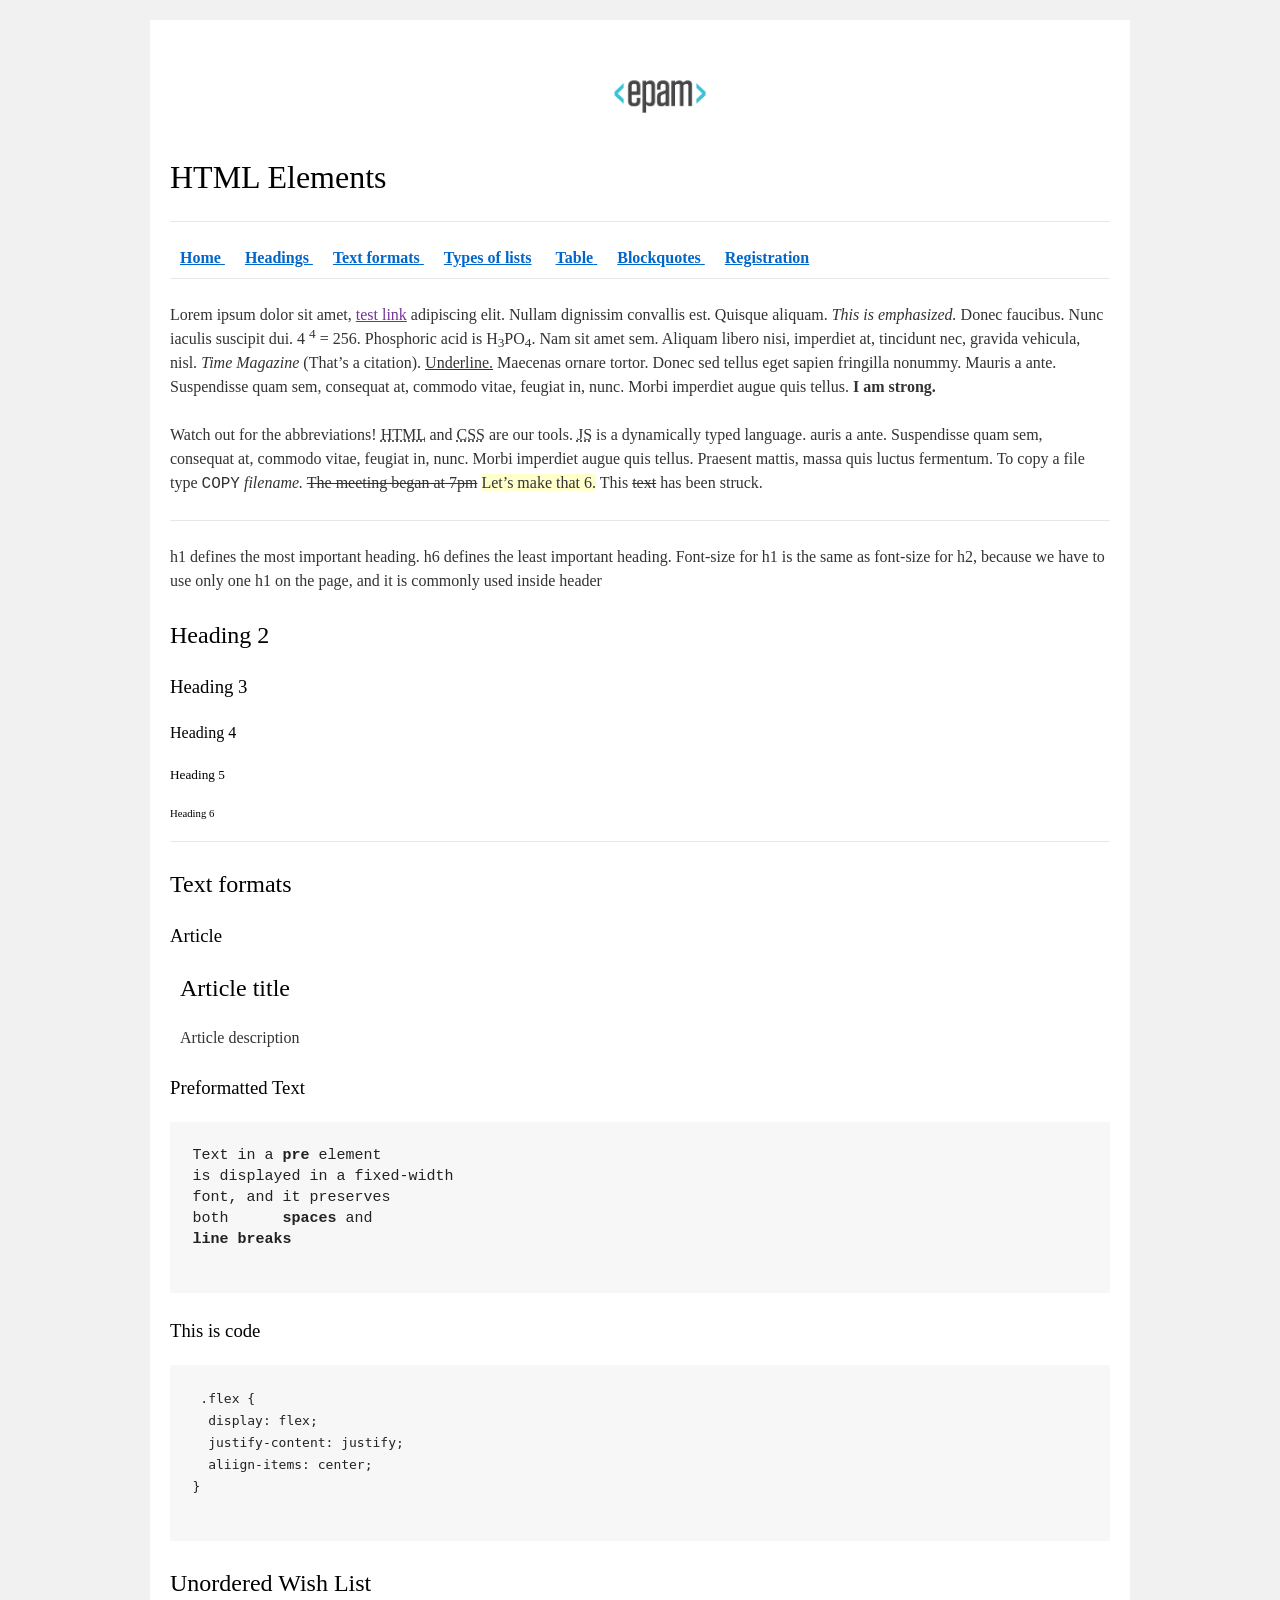
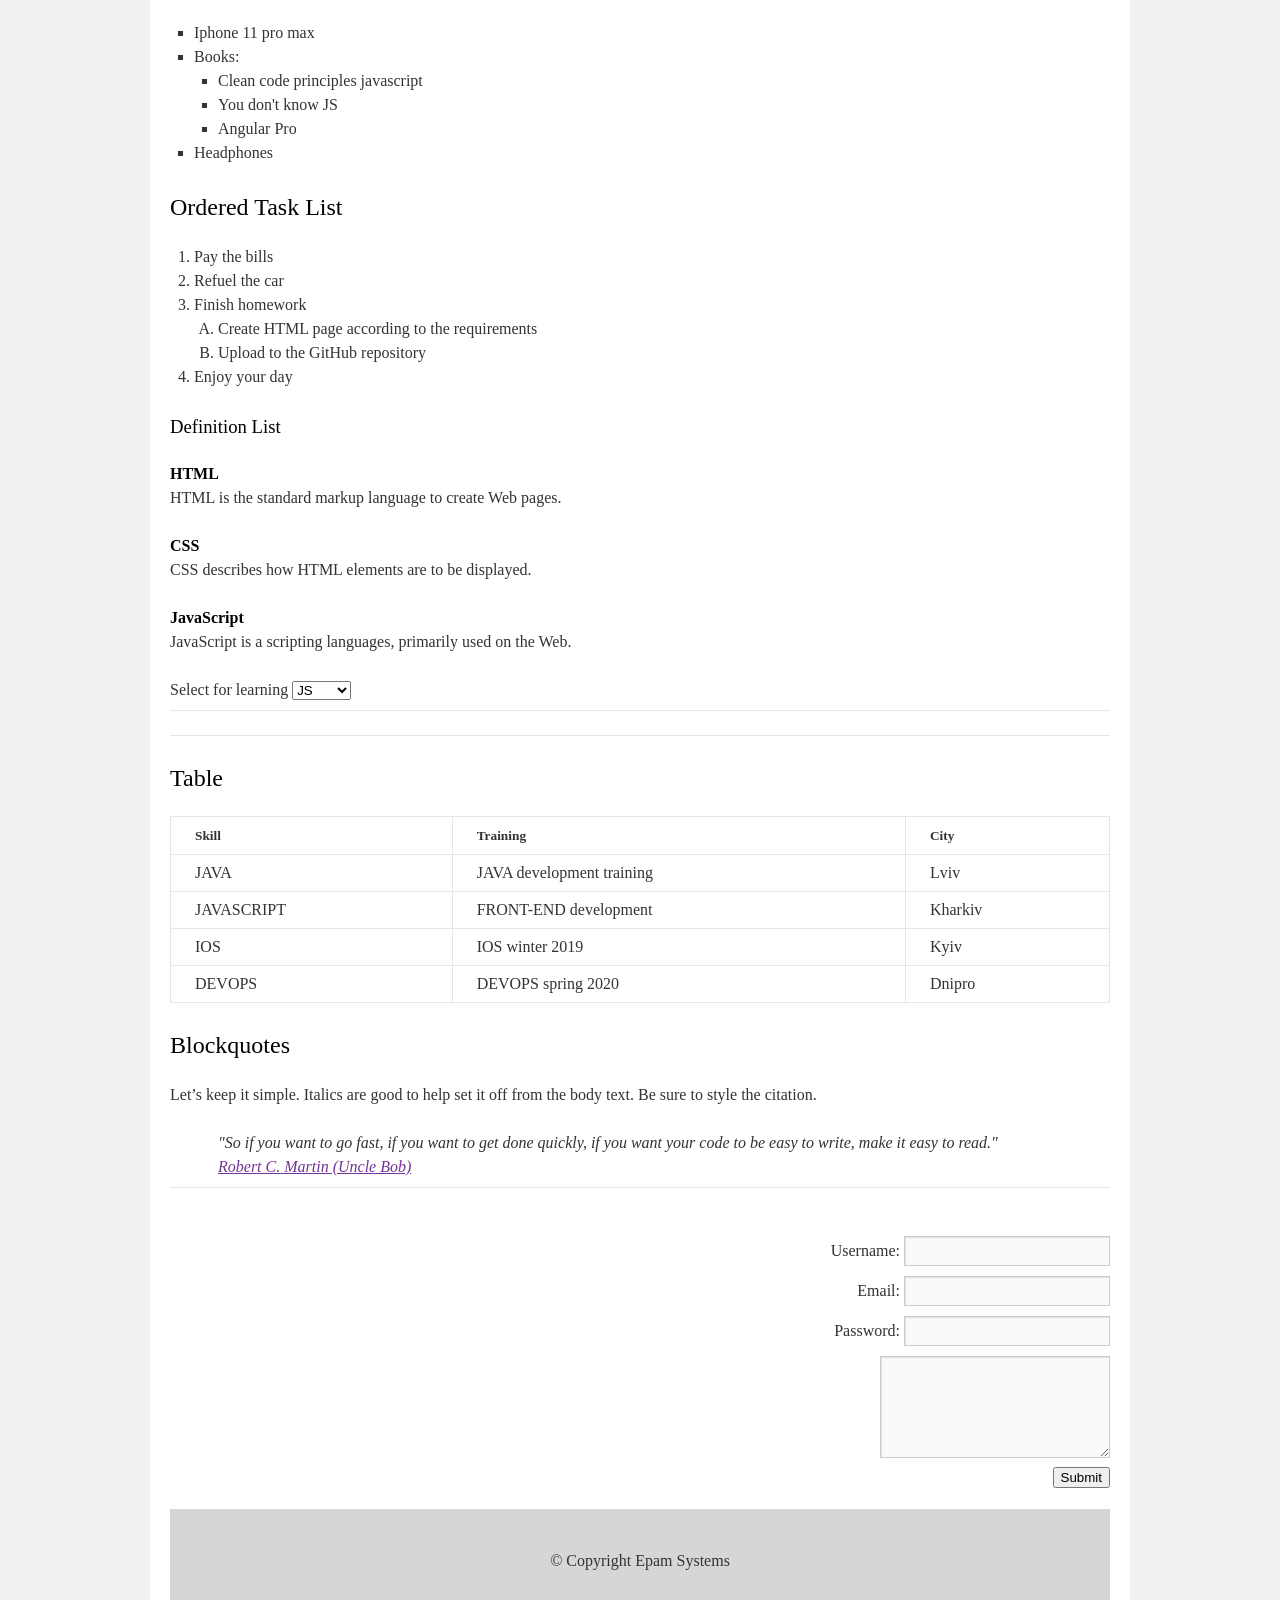
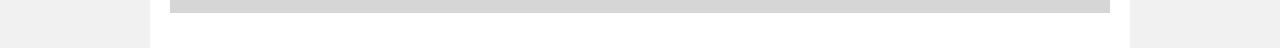
<file: FL12_HW1/homework/index.html>
<!DOCTYPE html>
<html lang="en">

<head>
  <meta charset="utf-8">
  <title>HTML Basics</title>
  <link rel="stylesheet" href="style.css">
</head>

<body>
  <div id="wrapper">
    <div id="main">
      <div id="container">
        <div id="content" role="main">
          <header>
            <img src="logo.png" alt="EPAM" />
            <h1>HTML Elements</h1>
            <hr>
            <nav>
              <a href="#home">
                <b>Home</b>
              </a>
              <a href="#headings">
                <b>Headings</b>
              </a>
              <a href="#textformats">
                <b>Text formats</b>
              </a>
              <a href="#typesoflists">
                <b>Types of lists</b></a>
              <a href="#table">
                <b>Table</b>
              </a>
              <a href="#blockquotes">
                <b>Blockquotes</b>
              </a>
              <a href="#registrationForm">
                <b>Registration</b>
              </a>
            </nav>
            <hr>
          </header>
          <main id="home">
            <p>Lorem ipsum dolor sit amet,
              <a href="">test link</a>
              adipiscing elit.
              Nullam dignissim convallis est. Quisque aliquam.
              <em>This is emphasized.</em>
              Donec faucibus. Nunc iaculis suscipit dui. 4
              <sup>4</sup> = 256.
              Phosphoric acid is H<sub>3</sub>PO<sub>4</sub>.
              Nam sit amet sem. Aliquam libero nisi, imperdiet at, tincidunt nec, gravida vehicula, nisl.
              <cite>Time Magazine</cite>
              (That’s a citation).
              <u>Underline.</u>
              Maecenas ornare tortor. Donec sed tellus eget sapien fringilla nonummy.
              Mauris a ante. Suspendisse quam sem, consequat at, commodo vitae, feugiat in, nunc.
              Morbi imperdiet augue quis tellus.
              <strong>I am strong.</strong>
            </p>
            <p>Watch out for the abbreviations!
              <abbr title="Hyper Text Markup Language">HTML</abbr>
              and
              <abbr title="Cascading Style Sheets">CSS</abbr>
              are our tools.
              <abbr title="JavaScript"> JS</abbr>
              is a dynamically typed language.
              auris a ante. Suspendisse quam sem, consequat at, commodo vitae, feugiat in, nunc.
              Morbi imperdiet augue quis tellus. Praesent mattis, massa quis luctus fermentum.
              To copy a file type
              <samp>COPY</samp>
              <em>filename.</em>
              <del>The meeting began at 7pm</del>
              <ins>Let’s make that 6.</ins>
              This
              <s>text</s>
              has been struck.</p>
            <hr>
            <section id="headings">
              <p>h1 defines the most important heading. h6 defines the least important heading. Font-size for h1 is the
                same as font-size for h2, because we have to use only one h1 on the page, and it is commonly used inside
                header
              </p>
              <h2>Heading 2</h2>
              <h3>Heading 3</h3>
              <h4>Heading 4</h4>
              <h5>Heading 5</h5>
              <h6>Heading 6</h6>
              <hr>
            </section>
            <section id="textformats">
              <h2>Text formats</h2>
              <h3>Article</h3>
              <article>
                <h2>Article title</h2>
                <p>Article description</p>
              </article>
              <h3>Preformatted Text</h3>
              <pre>
Text in a <strong>pre</strong> element 
is displayed in a fixed-width 
font, and it preserves
both      <strong>spaces</strong> and
<strong>line breaks </strong>
           </pre>
            </section>
            <h3>This is code</h3>
            <pre>
<code> .flex {
  display: flex;
  justify-content: justify;
  aliign-items: center;
} 
</code>
</pre>
            <section id="typesoflists">
              <h2>Unordered Wish List</h2>
              <ul>
                <li>Iphone 11 pro max</li>
                <li>Books:
                  <ul>
                    <li> Clean code principles javascript </li>
                    <li>You don't know JS </li>
                    <li> Angular Pro </li>
                  </ul>
                </li>
                <li>Headphones</li>
              </ul>
              <h2>Ordered Task List</h2>
              <ol>
                <li>Pay the bills</li>
                <li>Refuel the car</li>
                <li>Finish homework
                  <ol>
                    <li> Create HTML page according to the requirements</li>
                    <li>Upload to the GitHub repository </li>
                  </ol>
                </li>
                <li>Enjoy your day </li>
              </ol>
              <h3>Definition List</h3>
              <dl>
                <dt>HTML</dt>
                <dd>HTML is the standard markup language to create Web pages.</dd>
                <dt>CSS</dt>
                <dd>CSS describes how HTML elements are to be displayed.</dd>
                <dt>JavaScript</dt>
                <dd>JavaScript is a scripting languages, primarily used on the Web.</dd>
              </dl>
              <label for="languagesSlt">Select for learning</label>
              <select id="languagesSlt">
                <option value="js">JS</option>
                <option value="html">HTML</option>
                <option value="css">CSS</option>
              </select>
              <hr>
              <hr>
            </section>
            <section id="table">
              <h2>Table</h2>
              <table>
                <thead>
                  <tr>
                    <td>
                      <b>
                        <small>Skill</small>
                      </b>
                    </td>
                    <td>
                      <b>
                        <small>Training</small>
                      </b>
                    </td>
                    <td>
                      <b>
                        <small>City</small>
                      </b>
                    </td>
                  </tr>
                </thead>
                <tbody>
                  <tr>
                    <td>JAVA</td>
                    <td>JAVA development training</td>
                    <td>Lviv</td>
                  </tr>
                  <tr>
                    <td>JAVASCRIPT</td>
                    <td>FRONT-END development</td>
                    <td>Kharkiv</td>
                  </tr>
                  <tr>
                    <td>IOS</td>
                    <td>IOS winter 2019</td>
                    <td>Kyiv</td>
                  </tr>
                  <tr>
                    <td>DEVOPS</td>
                    <td>DEVOPS spring 2020</td>
                    <td>Dnipro</td>
                  </tr>
                </tbody>
              </table>
            </section>
            <section id="blockquotes">
              <h2>Blockquotes</h2>
              <p>Let’s keep it simple. Italics are good to help set it off from the body text. Be sure to style the
                citation.</p>
              <blockquote cite="#">"So if you want to go fast, if you want to get done quickly, if you want your code to
                be easy to write, make it easy to read."
                <br>
                <a href="">Robert C. Martin (Uncle Bob)</a>
              </blockquote>
              <hr>
            </section>
            <form id="registrationForm" method="POST">
              <br>
              <label for="usernameInput">Username:</label>
              <input type="text" id="usernameInput">
              <br>
              <label for="emailInput">Email:</label>
              <input type="text" id="emailInput">
              <br>
              <label for="passwordInput">Password:</label>
              <input type="password" id="passwordInput">
              <br>
              <textarea name="textarea" rows="4" cols="23"></textarea>
              <br>
              <button type="submit" id="submitBtn">Submit</button>
            </form>
          </main>
          <footer>
            <span> &copy; Copyright Epam Systems</span>
          </footer>
        </div>
      </div>
    </div>
  </div>
</body>

</html>
</file>
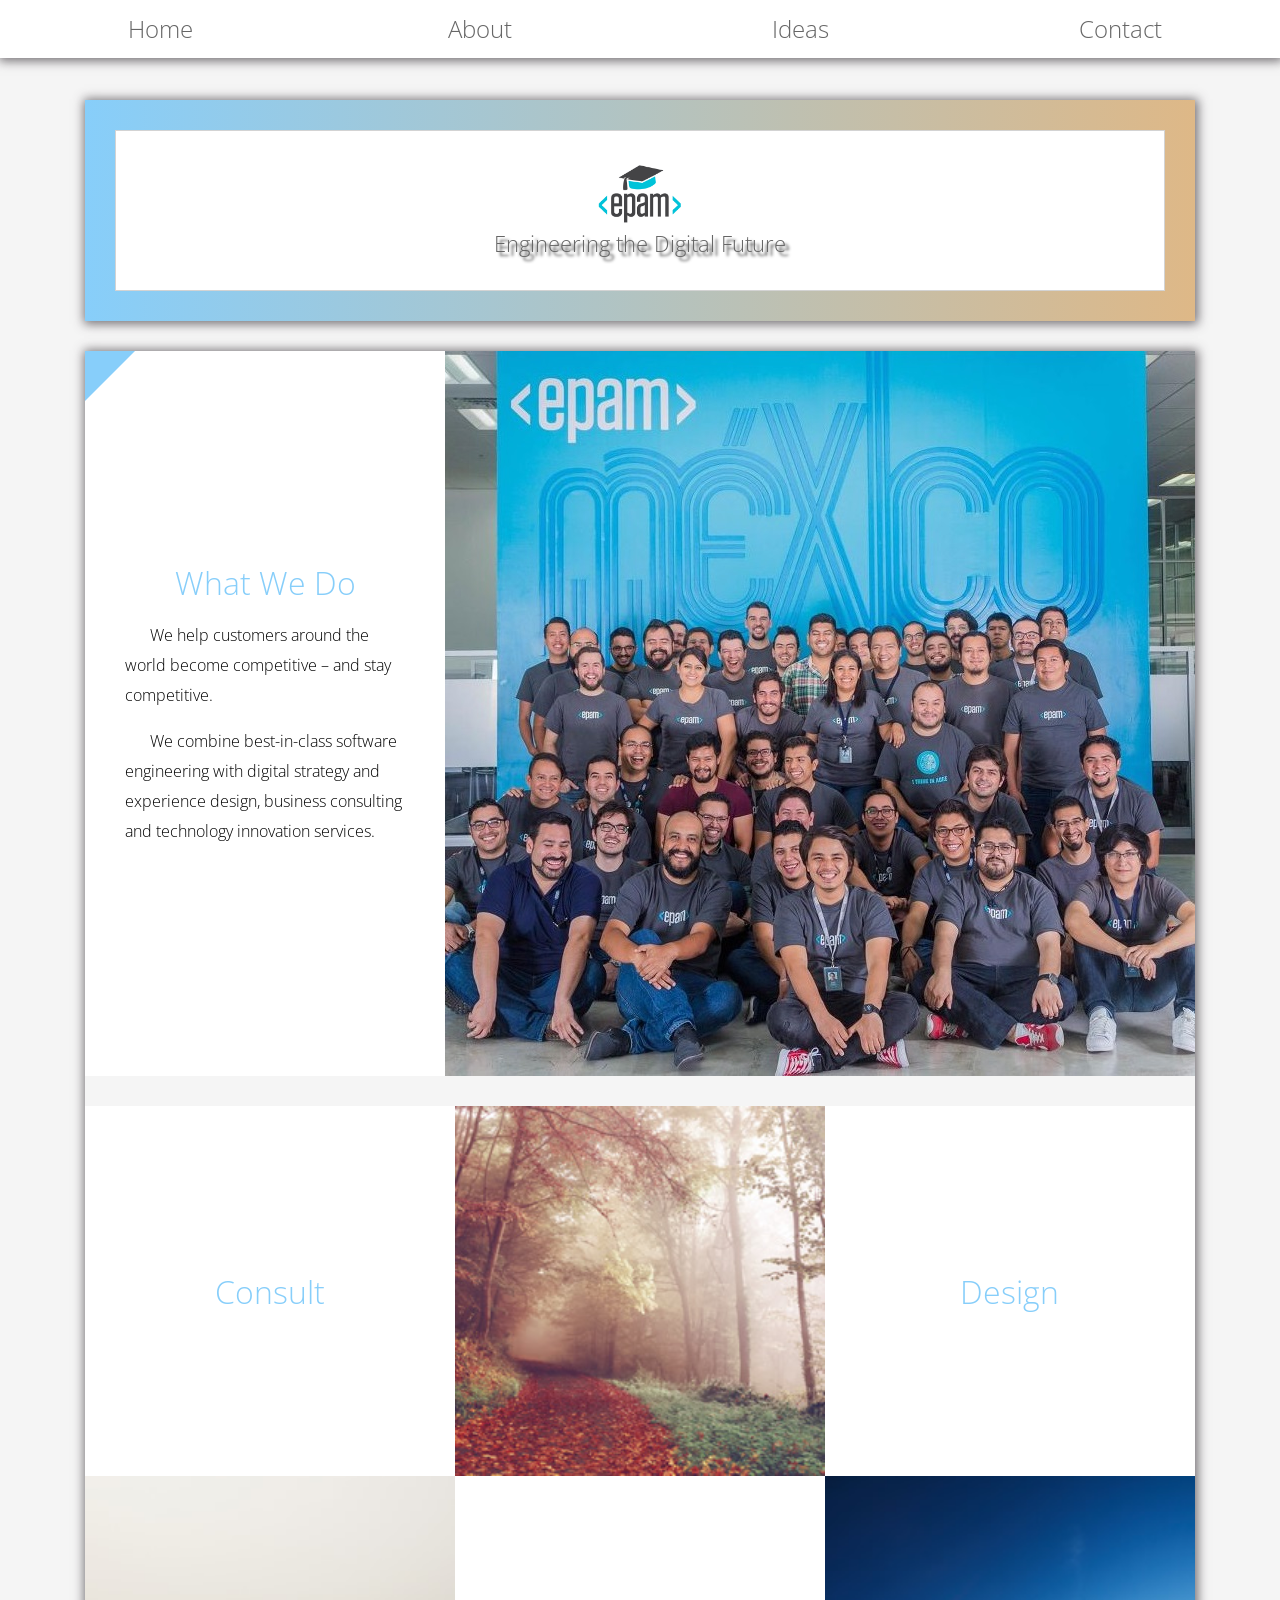
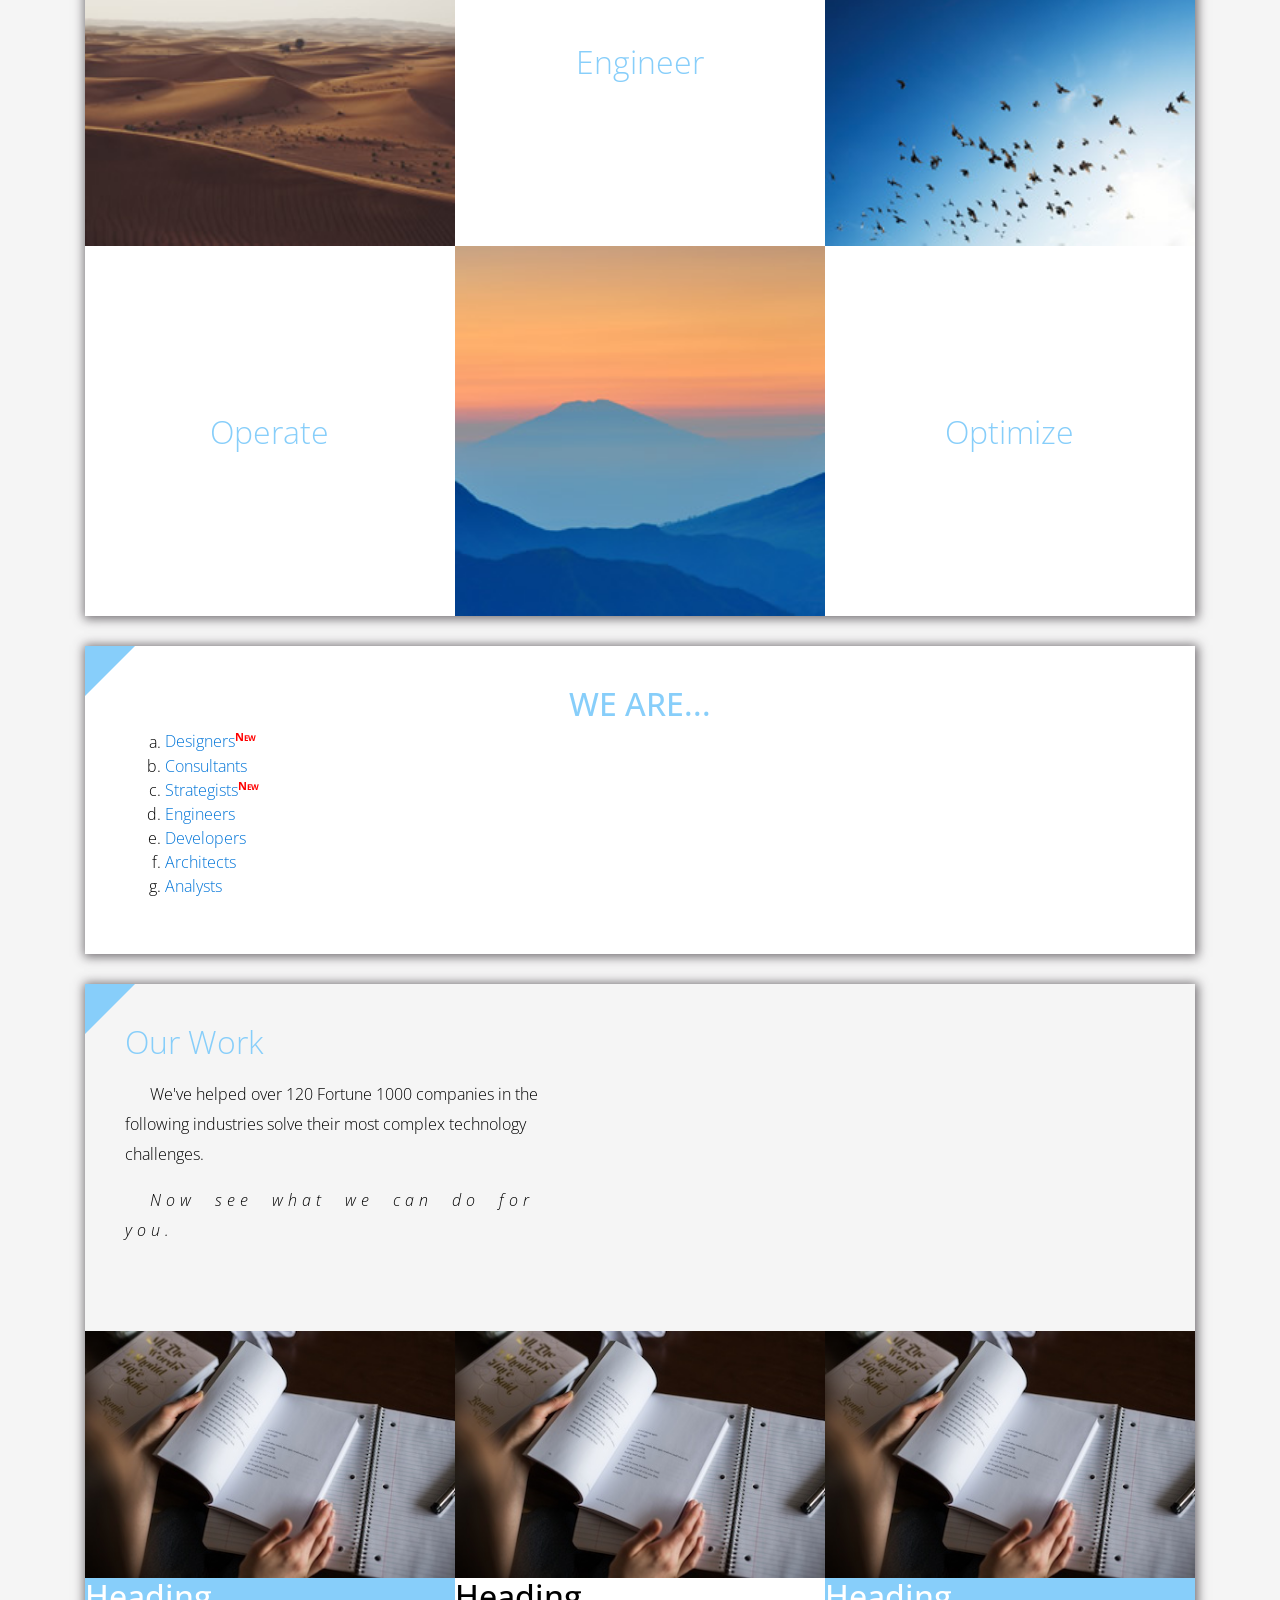
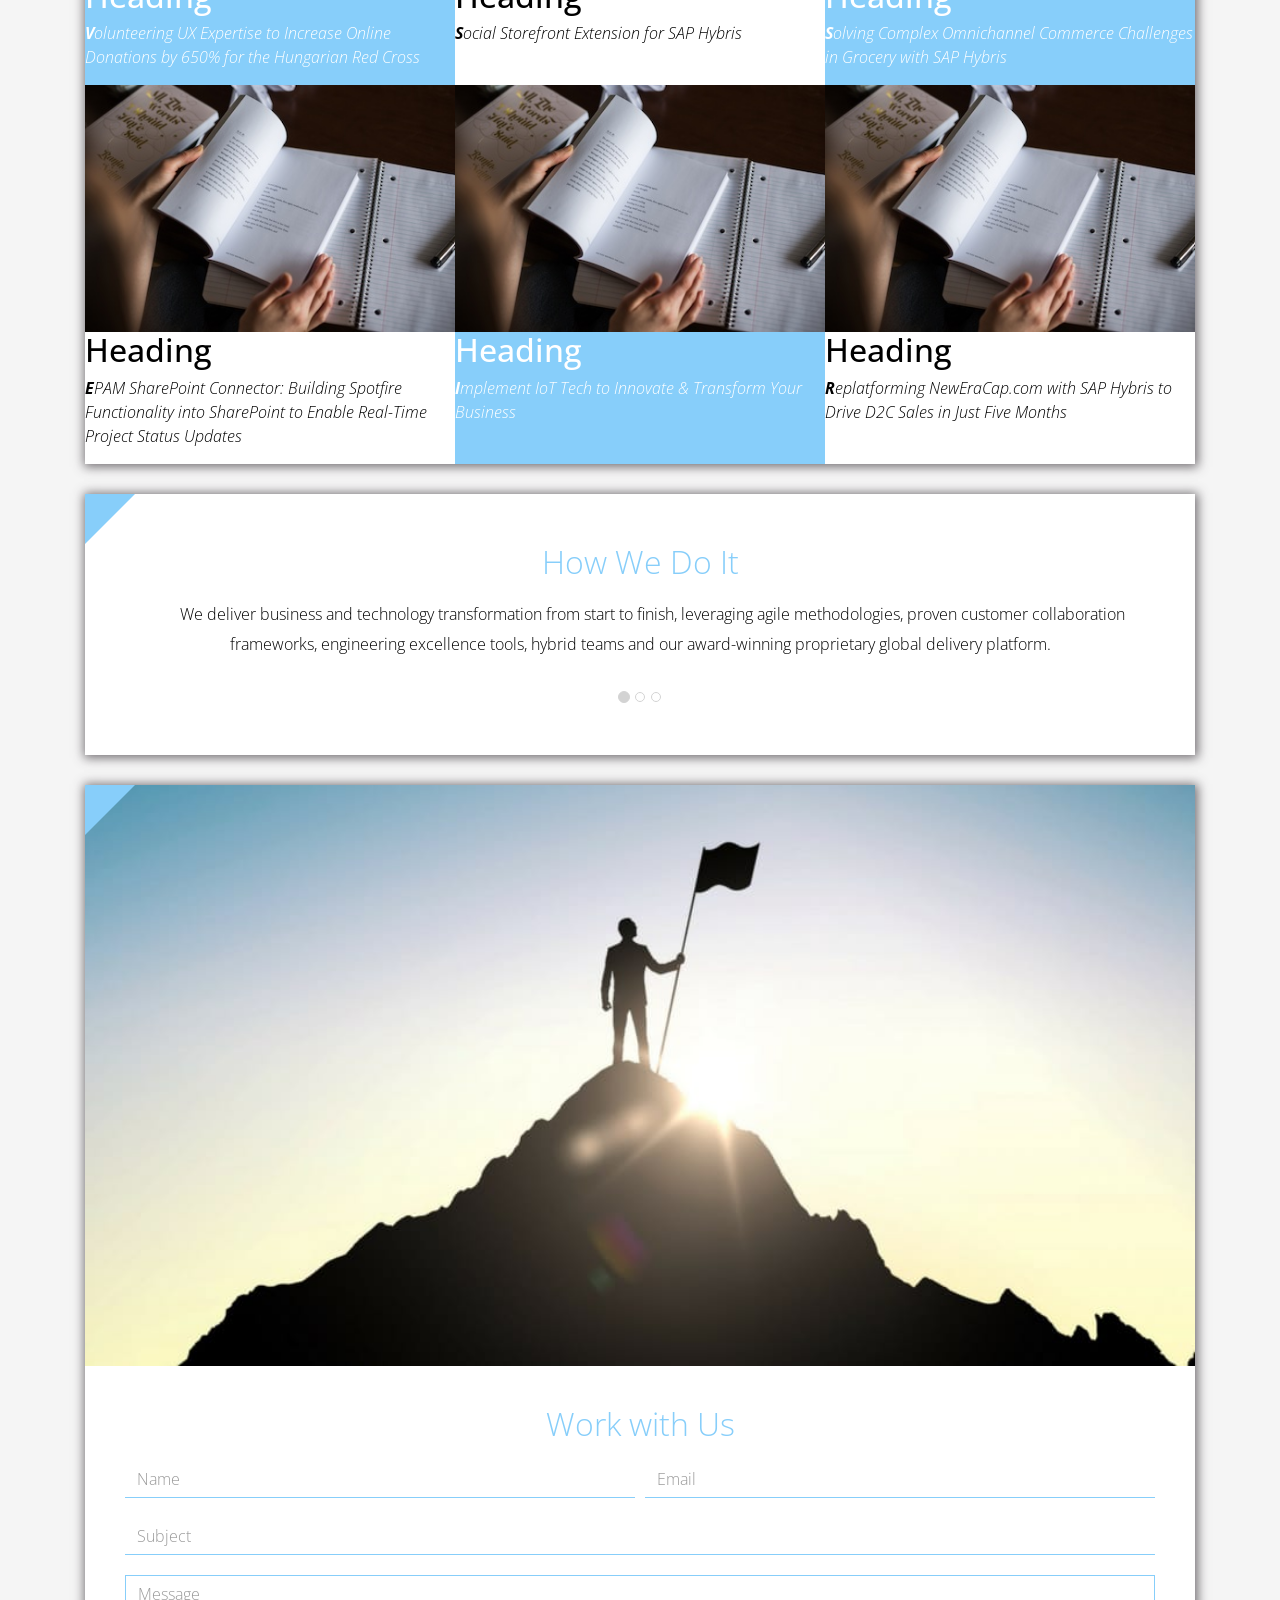
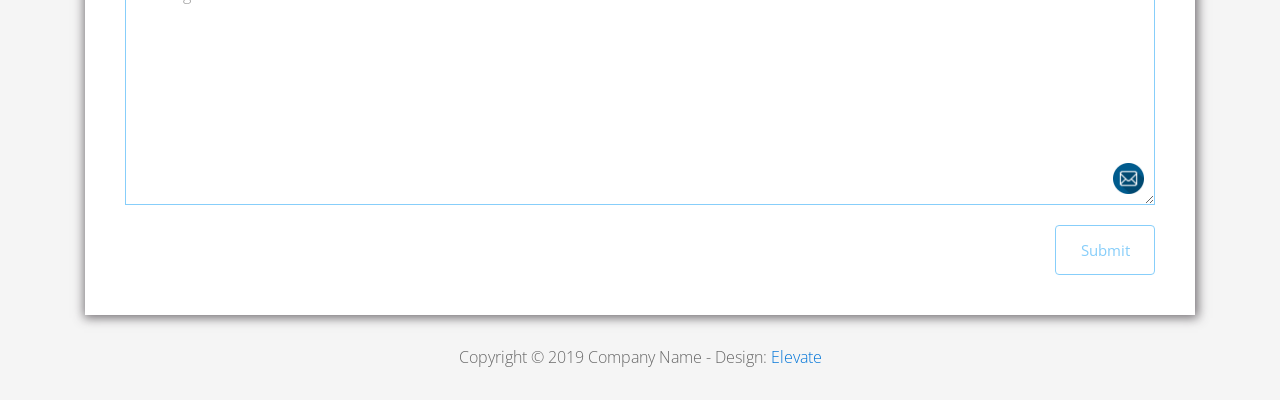
<file: FL12_HW2/homework/index.html>
<!DOCTYPE html>
<html lang="en">
<head>
  <meta charset="utf-8">
  <meta http-equiv="X-UA-Compatible" content="IE=edge">
  <meta name="viewport" content="width=device-width, initial-scale=1">

  <title>CSS Basics HW</title>



  <!-- load stylesheets -->
  <link rel="stylesheet" href="http://fonts.googleapis.com/css?family=Open+Sans:300,400">
  <!-- Google web font "Open Sans" -->
  <link rel="stylesheet" href="css/bootstrap.min.css">
  <!-- Bootstrap style -->
  <link rel="stylesheet" href="css/general.css">
  <link rel="stylesheet" href="css/style.css">
  <!-- Templatemo style -->
</head>

<body>
<div class="container">

  <div class="tm-sidebar">
    <nav class="tm-main-nav">
      <ul>
        <li class="tm-nav-item"><a href="#home" class="tm-nav-item-link">Home</a></li>
        <li class="tm-nav-item"><a href="#about" class="tm-nav-item-link">About</a></li>
        <li class="tm-nav-item"><a href="#ideas" class="tm-nav-item-link">Ideas</a></li>
        <li class="tm-nav-item"><a href="#contact" class="tm-nav-item-link">Contact</a></li>
      </ul>
    </nav>
  </div>

  <div class="tm-main-content">

    <div id="home" class="tm-content-box tm-content-header margin-b-10">
      <div class="tm-banner">
        <div class="tm-banner-inner">
          <img src="img/epam_logo.png" width="100" alt="">
          <p class="tm-banner-text">Engineering the Digital Future</p>
        </div>
      </div>
    </div>

    <section>
      <div class="tm-content-box flex-2-col">

        <div class="padding-medium flex-item tm-team-description-container flex-item">
          <h2 class="tm-section-title">What We Do</h2>
          <p class="tm-section-description">We help customers around the world become competitive – and stay competitive.</p>
          <p class="tm-section-description"> We combine best-in-class software engineering with digital strategy and experience design, business consulting and technology innovation services.</p>
        </div>
        <div class="flex-item tm-team-img">
          <img src="img/epam-mexico.jpg" alt="epam-mexico">
        </div>

      </div>

      <div id="about" class="tm-content-box">

        <ul class="boxes gallery-container">
          <li class="box box-bg">
            <h2 class="tm-section-title tm-section-title-box tm-box-bg-title">Consult</h2>
          </li>
          <li class="box">
            <a href="img/idea-large-01.jpg">
              <img src="img/idea-01.jpg" alt="Image" class="img-fluid thumbnail box-img">
            </a>
          </li>
          <li class="box box-bg">
            <h2 class="tm-section-title tm-section-title-box tm-box-bg-title">Design</h2>
          </li>
          <li class="box">
            <a href="img/idea-large-02.jpg">
              <img src="img/idea-02.jpg" alt="Image" class="img-fluid thumbnail box-img">
            </a>
          </li>
          <li class="box box-bg">
            <h2 class="tm-section-title tm-section-title-box tm-box-bg-title">Engineer</h2>
          </li>
          <li class="box">
            <a href="img/idea-large-03.jpg">
              <img src="img/idea-03.jpg" alt="Image" class="img-fluid thumbnail box-img">
            </a>
          </li>
          <li class="box box-bg">
            <h2 class="tm-section-title tm-section-title-box tm-box-bg-title">Operate</h2>
          </li>
          <li class="box">
            <a href="img/idea-large-04.jpg">
              <img src="img/idea-04.jpg" alt="Image" class="img-fluid thumbnail box-img">
            </a>
          </li>
          <li class="box box-bg">
            <h2 class="tm-section-title tm-section-title-box tm-box-bg-title">Optimize</h2>
          </li>
        </ul>

      </div>

    </section>

    <!-- slider -->
    <section class="heading tm-content-box">
      <div class="padding-medium">
        <h2> WE ARE...</h2>
        <ol>
          <li><a href="index.html" class="text">Designers</a></li>
          <li><a href="index.html">Consultants</a></li>
          <li><a href="#" class="text">Strategists</a></li>
          <li><a href="#">Engineers</a></li>
          <li><a href="#">Developers</a></li>
          <li><a href="#">Architects</a></li>
          <li><a href="#">Analysts</a></li>
        </ol>
      </div>
    </section>

    <section class="blocks">
      <div class="padding-medium flex-item tm-team-description-container">
        <h2 class="tm-section-title">Our Work</h2>
        <p class="tm-section-description">We've helped over 120 Fortune 1000 companies in the following industries solve their most complex technology challenges. </p>
        <p class="tm-section-description"> Now see what we can do for you.</p>
      </div>
      <div class="tm-content-box flex-2-col">
      </div>
      <div  class="tm-content-box">
        <ul class="boxes gallery-container">
          <li class="box box-work">
            <img src="img/study.jpeg" alt="Image" class="img-fluid">
            <div>
              <h2>Heading</h2>
              <p>Volunteering UX Expertise to Increase Online Donations by 650% for the Hungarian Red Cross</p>
            </div>
          </li>
          <li class="box box-work">
            <img src="img/study.jpeg" alt="Image" class="img-fluid">
            <div>
              <h2>Heading</h2>
              <p>Social Storefront Extension for SAP Hybris</p>
            </div>
          </li>
          <li class="box box-work">
            <img src="img/study.jpeg" alt="Image" class="img-fluid">
            <div>
              <h2>Heading</h2>
              <p>Solving Complex Omnichannel Commerce Challenges in Grocery with SAP Hybris</p>
            </div>
          </li>
          <li class="box box-work">
            <img src="img/study.jpeg" alt="Image" class="img-fluid">
            <div>
              <h2>Heading</h2>
              <p>EPAM SharePoint Connector: Building Spotfire Functionality into SharePoint to Enable Real-Time Project Status Updates</p>
            </div>
          </li>
          <li class="box box-work">
            <img src="img/study.jpeg" alt="Image" class="img-fluid">
            <div>
              <h2>Heading</h2>
              <p>Implement IoT Tech to Innovate &amp; Transform Your Business</p>
            </div>
          </li>
          <li class="box box-work">
            <img src="img/study.jpeg" alt="Image" class="img-fluid">
            <div>
              <h2>Heading</h2>
              <p>Replatforming NewEraCap.com with SAP Hybris to Drive D2C Sales in Just Five Months</p>
            </div>
          </li>
        </ul>

      </div>
    </section>

    <section id="ideas">
      <div id="tmCarousel" class="carousel slide tm-content-box" data-ride="carousel">

        <ol class="carousel-indicators">
          <li data-target="#tmCarousel" data-slide-to="0" class="active"></li>
          <li data-target="#tmCarousel" data-slide-to="1" class=""></li>
          <li data-target="#tmCarousel" data-slide-to="2" class=""></li>
        </ol>

        <div class="carousel-inner" role="listbox">

          <div class="carousel-item active">
            <div class="carousel-content">
              <div class="flex-item">
                <h2 class="tm-section-title">How We Do It</h2>
                <p class="tm-section-description carousel-description">We deliver business and technology transformation from start to finish, leveraging agile methodologies, proven customer collaboration frameworks, engineering excellence tools, hybrid teams and our award-winning proprietary global delivery platform.</p>
              </div>
            </div>
          </div>

          <div class="carousel-item">
            <div class="carousel-content">
              <div class="flex-item">
                <h2 class="tm-section-title">Our Clients</h2>
                <p class="tm-section-description carousel-description">Lorem ipsum dolor sit amet,
                  consectetur adipiscing elit. Quisque vel nisi pharetra nibh varius pharetra ac
                  sagittis nisi. Etiam pharetra vestibulum hendrerit. Pellentesque interdum metus
                  sed massa rutrum.</p>
              </div>
            </div>
          </div>

          <div class="carousel-item">
            <div class="carousel-content">
              <div class="flex-item">
                <h2 class="tm-section-title">Our Projects</h2>
                <p class="tm-section-description carousel-description">Donec ex libero, fringilla
                  vitae purus sit amet, rhoncus pharetra lorem. Pellentesque id sem id lacus
                  ultricies vehicula. Aliquam rutrum mi non. Pellentesque interdum metus sed massa
                  rutrum.</p>
              </div>
            </div>
          </div>

        </div>

      </div>
    </section>

    <section class="tm-content-box">
      <img src="img/contact-us.jpg" alt="Contact image" class="img-fluid img-contact-us">

      <div id="contact" class="padding-medium">
        <h2 class="tm-section-title">Work with Us</h2>
        <form action="#contact" method="get" class="contact-form">

          <div class="form-group col-xs-12 col-sm-12 col-md-6 col-lg-6 form-group-2-col-left">
            <input type="text" id="contact_name" name="contact_name" class="form-control"
                   placeholder="Name" required/>
          </div>
          <div class="form-group col-xs-12 col-sm-12 col-md-6 col-lg-6 form-group-2-col-right mandatory-field">
            <input type="email" id="contact_email" name="contact_email" class="form-control"
                   placeholder="Email" required/>
          </div>
          <div class="form-group">
            <input type="text" id="contact_subject" name="contact_subject" class="form-control"
                   placeholder="Subject" required/>
          </div>
          <div class="form-group">
            <textarea id="contact_message" name="contact_message" class="form-control" rows="9"
                      placeholder="Message" required></textarea>
          </div>

          <button type="submit" class="btn btn-primary submit-btn">Submit</button>

        </form>
      </div>
    </section>

    <footer class="tm-footer">
      <p class="text-xs-center">Copyright &copy; 2019 Company Name

        - Design: <a rel="nofollow" href="http://www.templatemo.com/tm-481-elevate"
                     target="_parent">Elevate</a></p>
    </footer>

  </div>

</div>

</body>
</html>
</file>
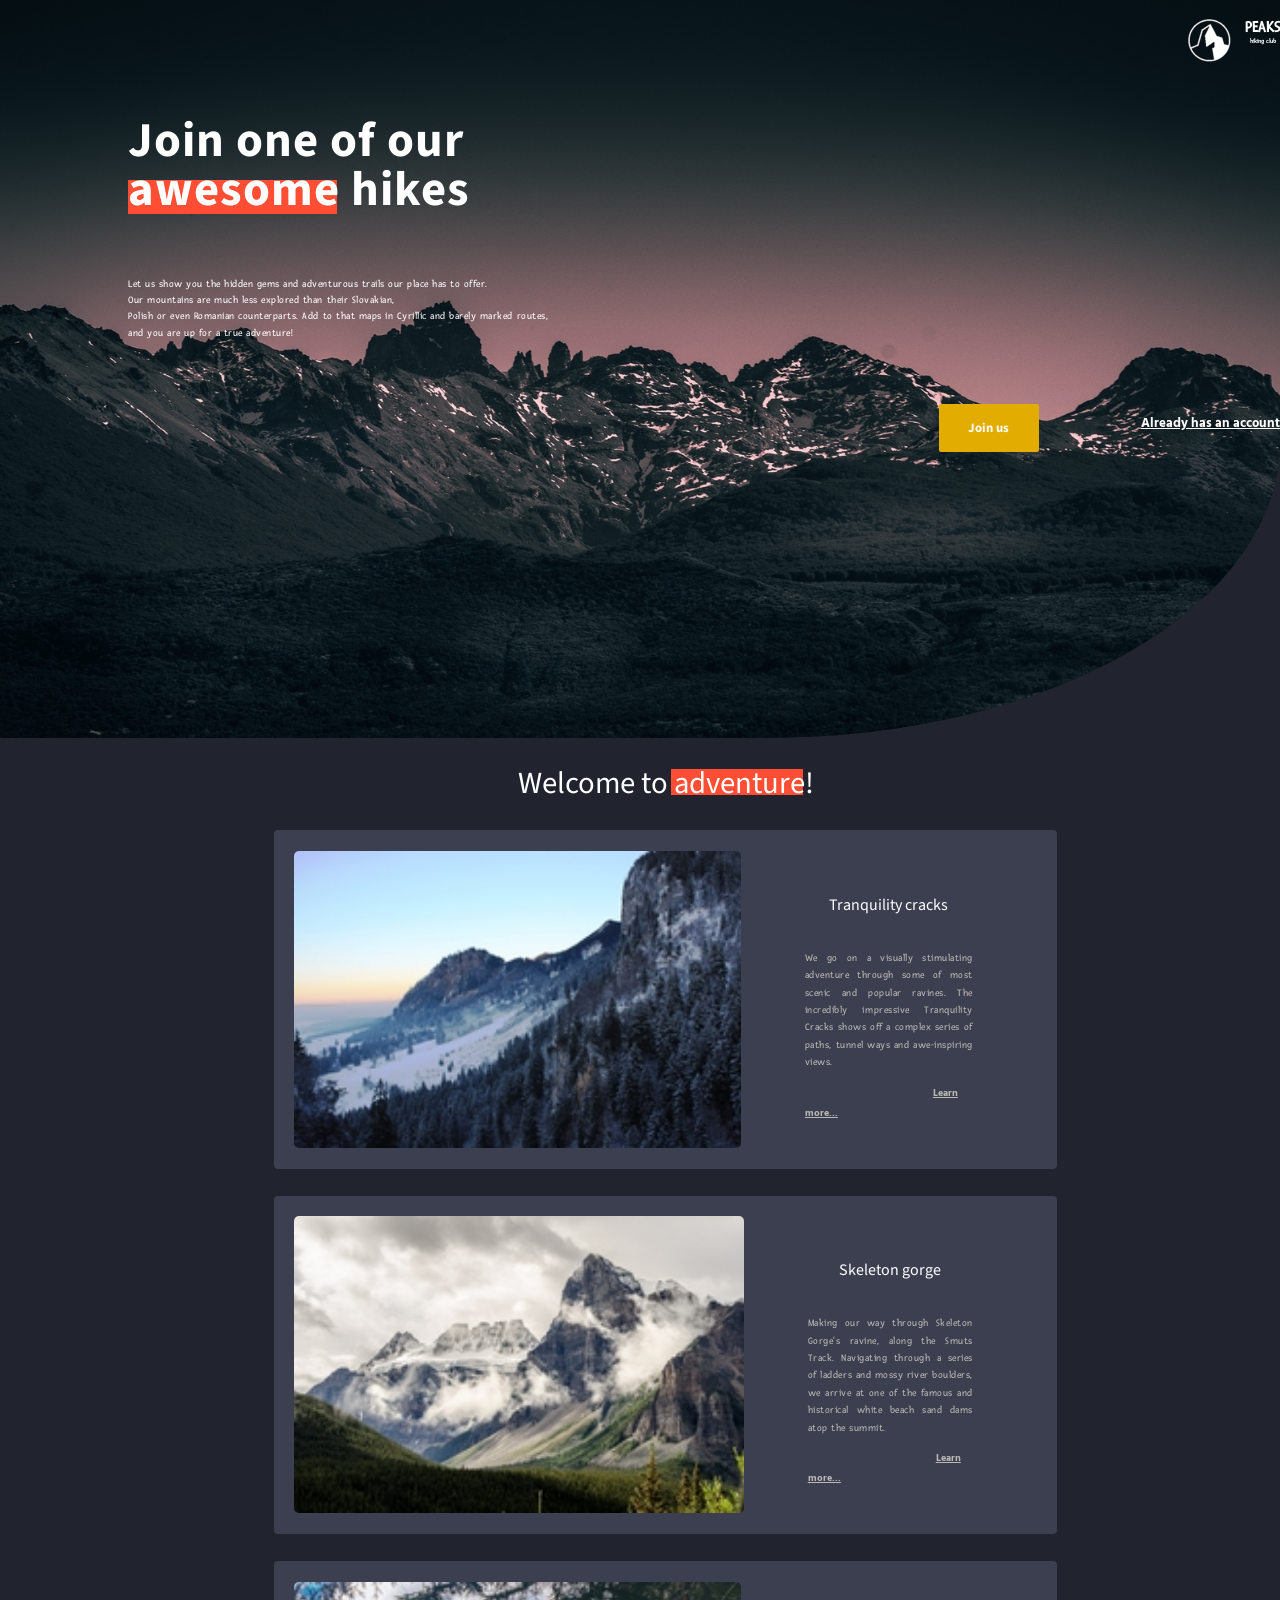
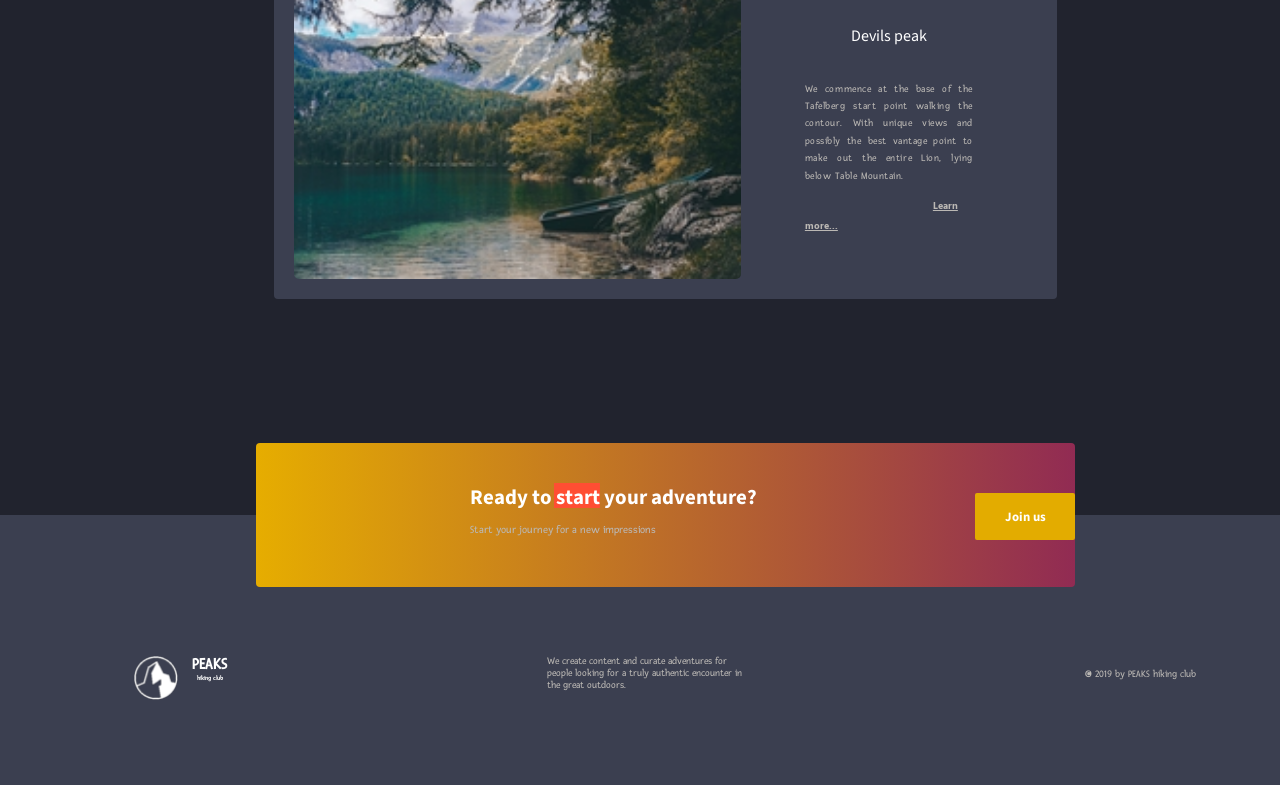
<file: FL12_HW3/homework/index.html>
<!DOCTYPE html>
<html lang="en">

<head>
    <meta charset="UTF-8">
    <meta name="viewport" content="width=device-width, initial-scale=1.0">
    <meta http-equiv="X-UA-Compatible" content="ie=edge">
    <link href="https://fonts.googleapis.com/css?family=Hind:400,600%7CSource+Sans+Pro:400,600,700%7CFresca"
          rel="stylesheet"/>

    <!-- Styles should be switched here: -->

    <link rel="stylesheet" type="text/css" href="css/style1.css">
    <!--     <link rel="stylesheet" type="text/css" href="css/style2.css">-->

    <title>PEAKS hiking club</title>
</head>

<body>
<header class="header">
    <div class="header-wrap">
        <div class="landing-logo">
            <img src="img/m-logo.png" alt="logo"/>
            <p>PEAKS<span>hiking club</span></p>
        </div>
        <p class="header_heading">
            Join one of our awesome hikes
        </p>
        <p class="header_text">
            Let us show you the hidden gems and adventurous trails our place has to offer.
            Our mountains are much less explored than their Slovakian,
            Polish or even Romanian counterparts. Add to that maps in Cyrillic and barely marked routes,
            and you are up for a true adventure!
        </p>
        <div>
            <button class="header_button">Join us</button>
            <a href="#" class="login">Already has an account</a>
        </div>
    </div>
</header>
<main class="section">
    <p class="section_text">
        Welcome to adventure!
    </p>
    <div class="section_card_wrap">
        <div class="section_card">
            <img class="section_card_img"
                 src="img/m-1.jpg"
                 alt="experts"/>
            <div class="section_card_right_container">
                <p class="section_card_heading">
                    Tranquility cracks
                </p>
                <p class="section_card_text">
                    We go on a visually stimulating adventure through some of most scenic and popular ravines.
                    The incredibly impressive Tranquility Cracks shows off a complex series of paths, tunnel ways and
                    awe-inspiring views.
                </p>
                <a href="#" class="section_link">Learn more...</a>
            </div>
        </div>
        <div class="section_card">
            <img class="section_card_img"
                 src="img/m-2.jpg"
                 alt="content formats"/>
            <div class="section_card_right_container">
                <p class="section_card_heading">
                    Skeleton gorge
                </p>
                <p class="section_card_text">
                    Making our way through Skeleton Gorge's ravine, along the Smuts Track.
                    Navigating through a series of ladders and mossy river boulders, we arrive at one of the famous and
                    historical white beach sand dams atop the summit.
                </p>
                <a href="#" class="section_link">Learn more...</a>
            </div>
        </div>
        <div class="section_card">
            <img class="section_card_img"
                 src="img/m-3.jpg"
                 alt="certificate"/>
            <div class="section_card_right_container">
                <p class="section_card_heading">
                    Devils peak
                </p>
                <p class="section_card_text">
                    We commence at the base of the Tafelberg start point walking the contour.
                    With unique views and possibly the best vantage point to make out the entire Lion, lying below Table
                    Mountain.
                </p>
                <a href="#" class="section_link">Learn more...</a>
            </div>
        </div>
    </div>
    <div class="section_banner">
        <div class="section_banner_text_wrap">
            <p class="section_banner_heading">
                Ready to start your adventure?
            </p>
            <p class="section_banner_text">
                Start your journey for a new impressions
            </p>
        </div>
        <button class="section_banner_button">Join us</button>
    </div>
</main>
<footer class="footer">
    <div class="footer-wrap">
        <div class="footer_logo landing-logo">
            <img src="img/m-logo.png" alt="logo"/>
            <p>PEAKS<span>hiking club</span></p>
        </div>
        <p class="footer_text">
            We create content and curate adventures for people looking for a truly authentic encounter in the great
            outdoors.
        </p>
        <span class="footer-cr">
          &copy; 2019 by PEAKS hiking club
        </span>
    </div>
</footer>
</body>

</html>
</file>
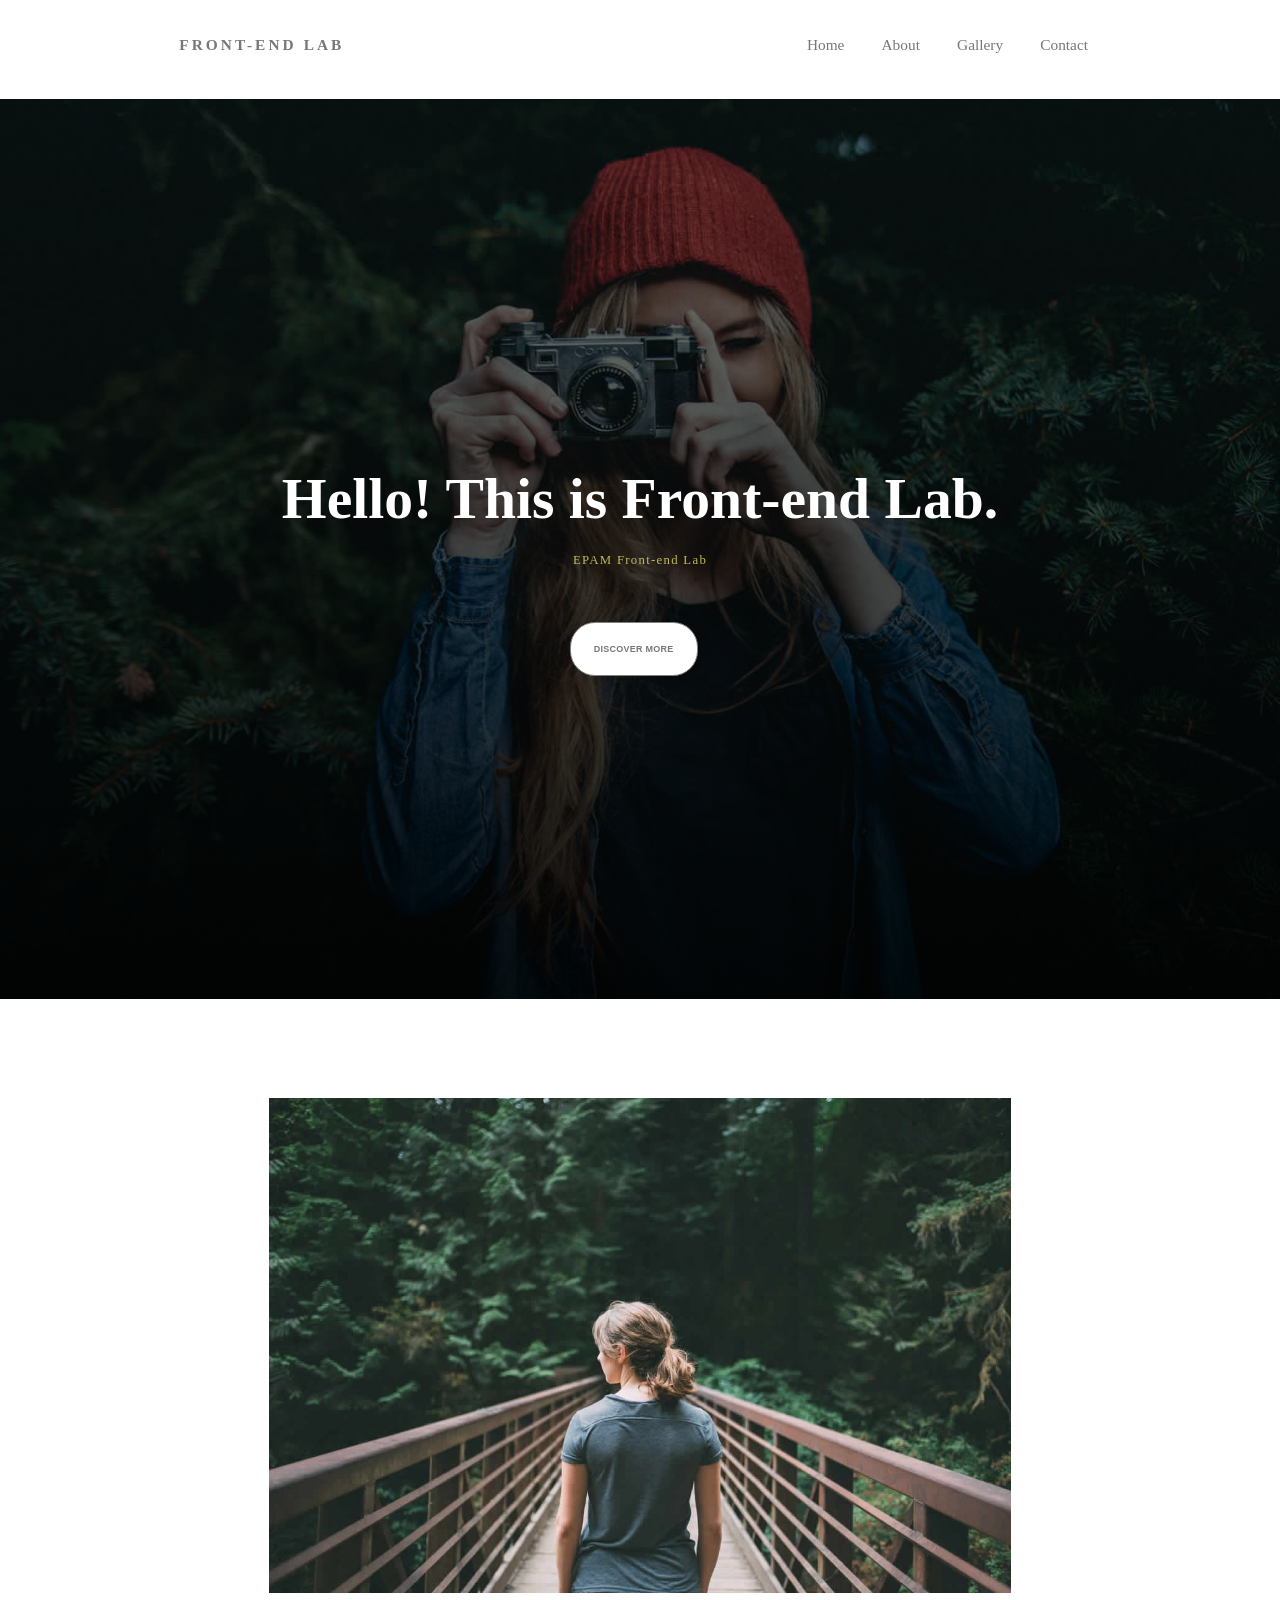
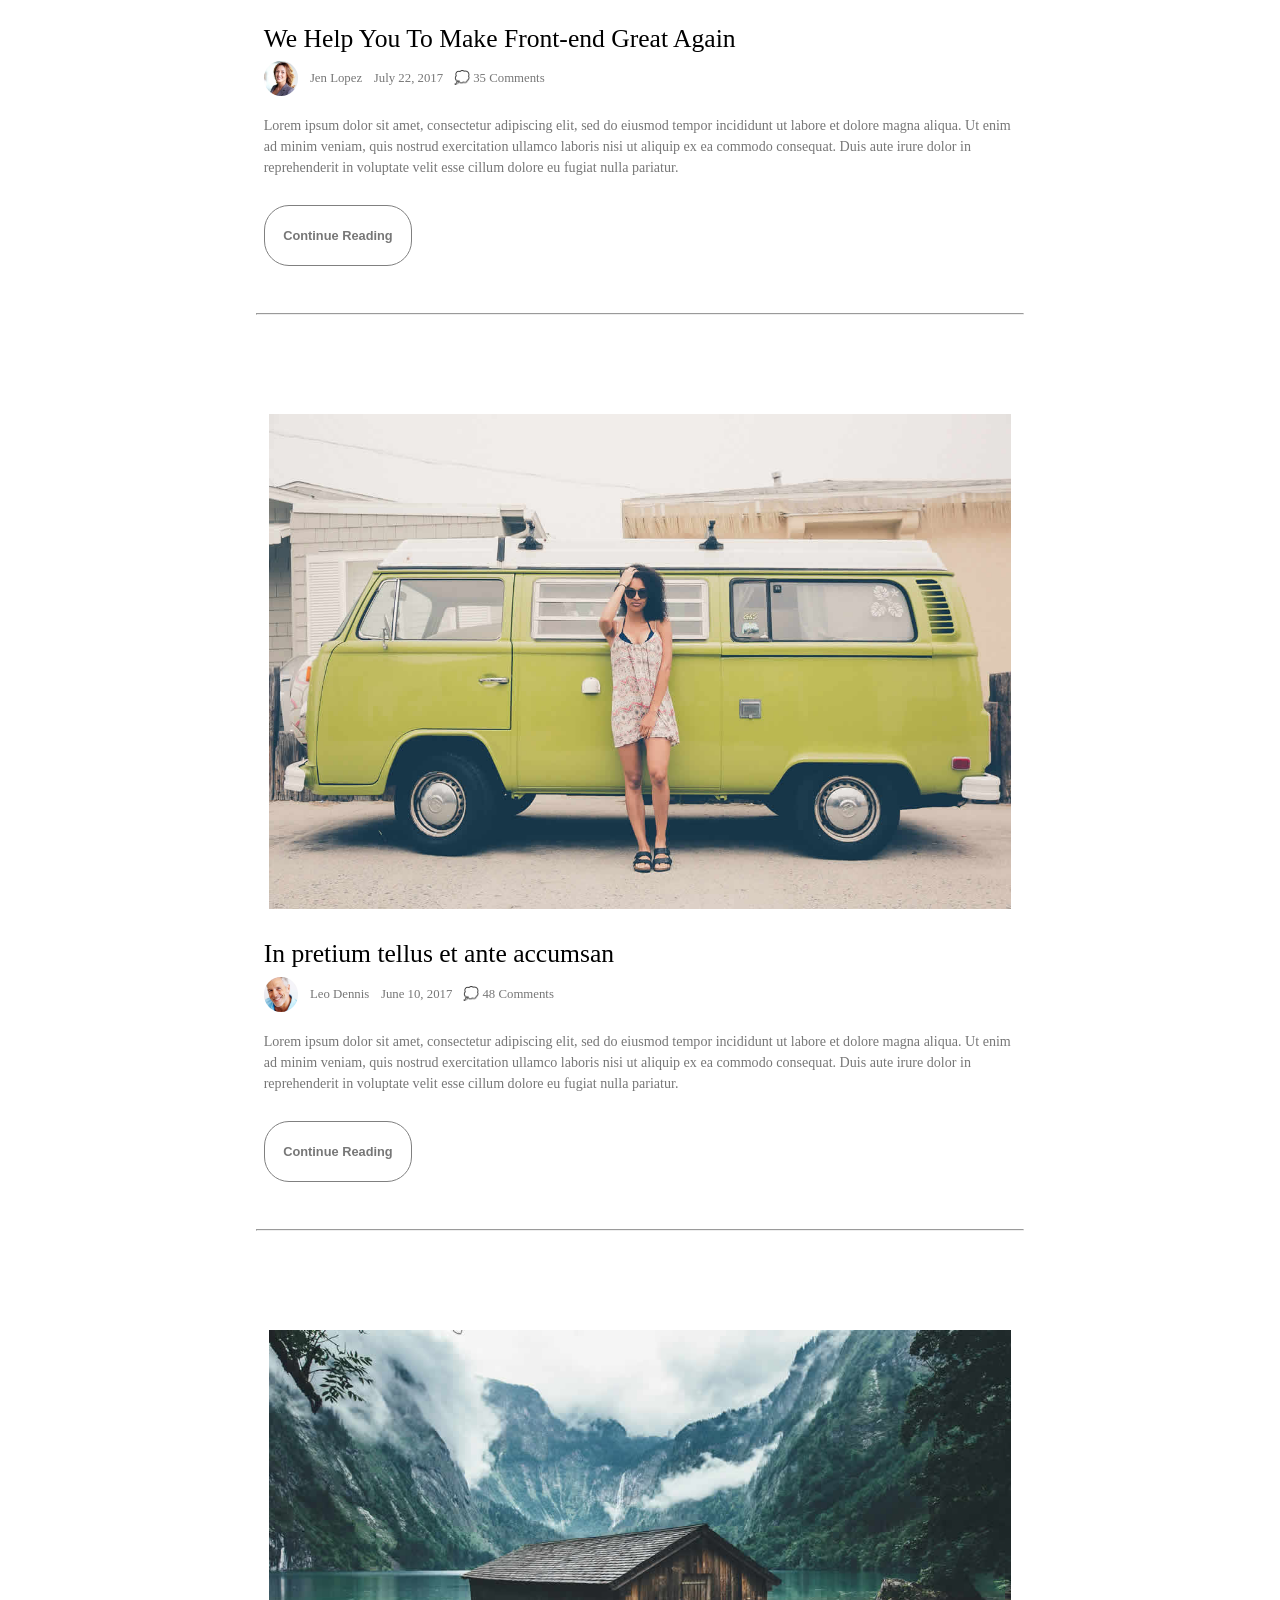
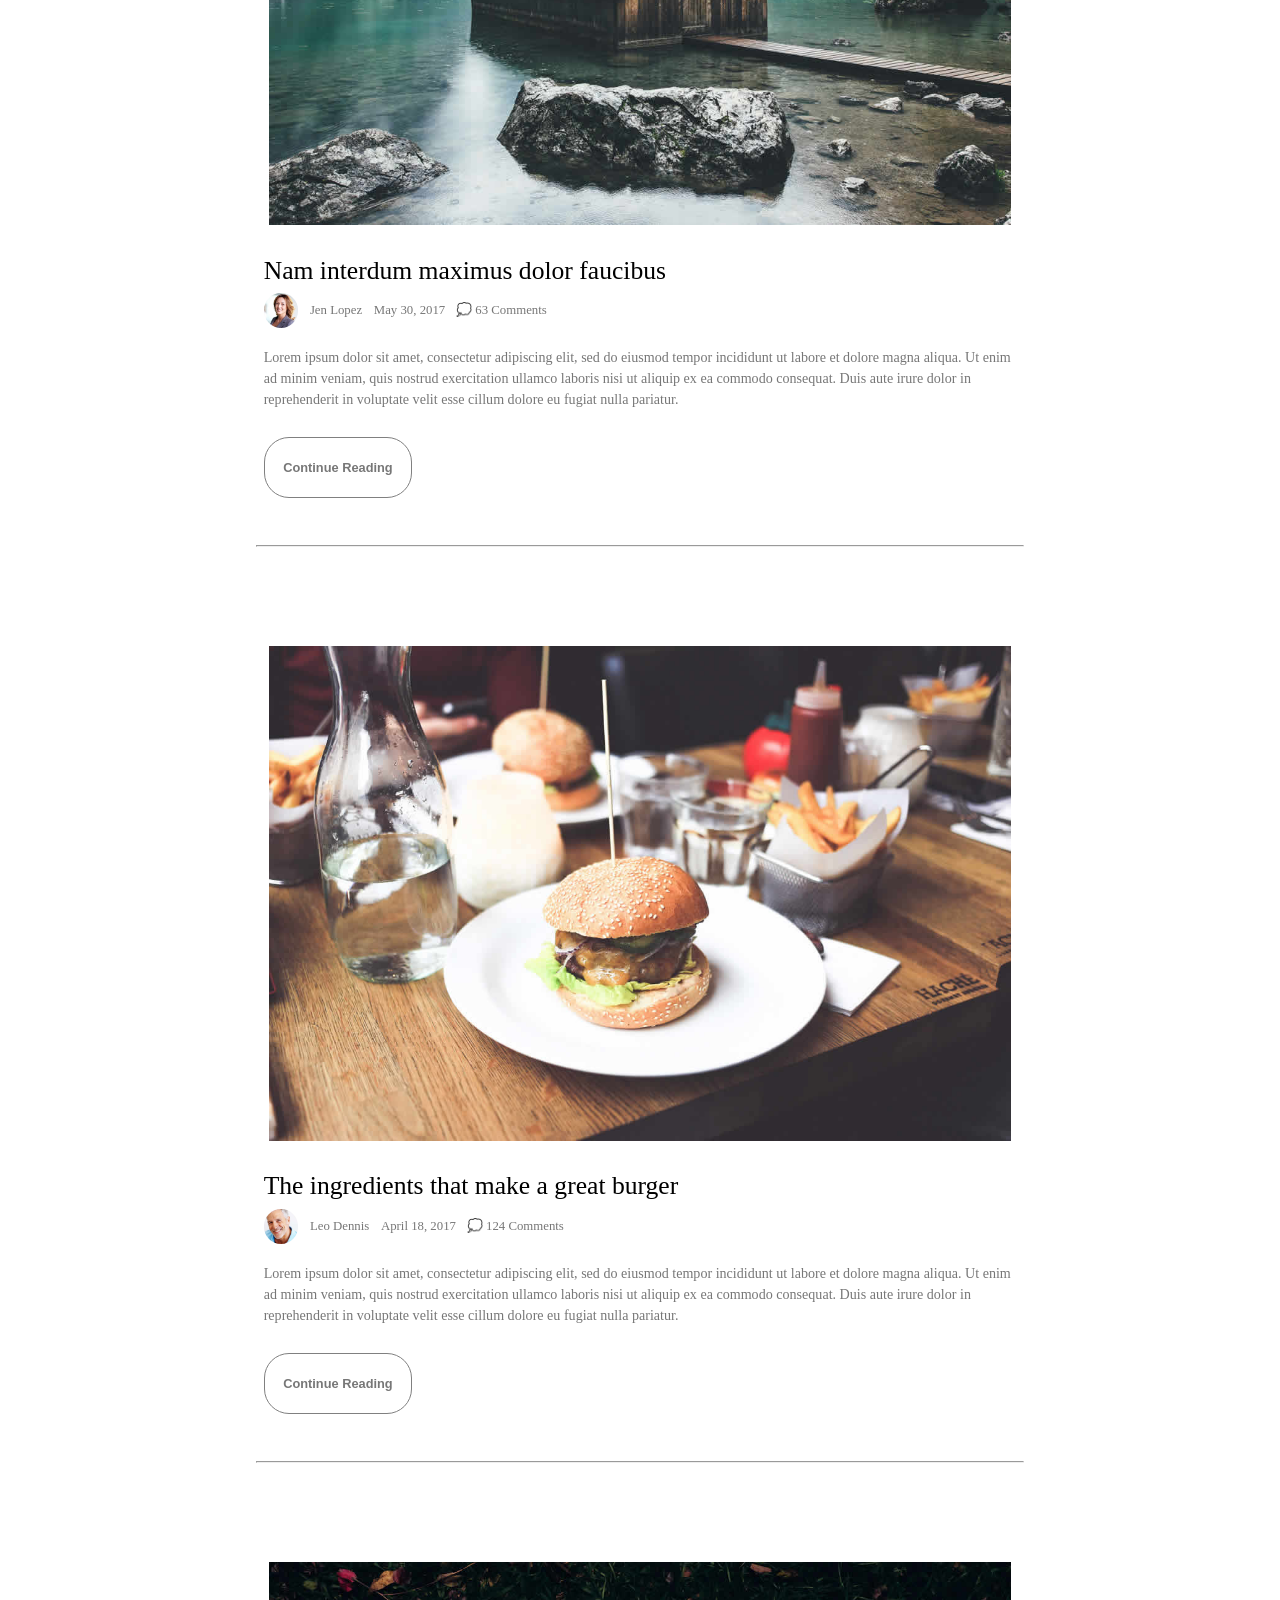
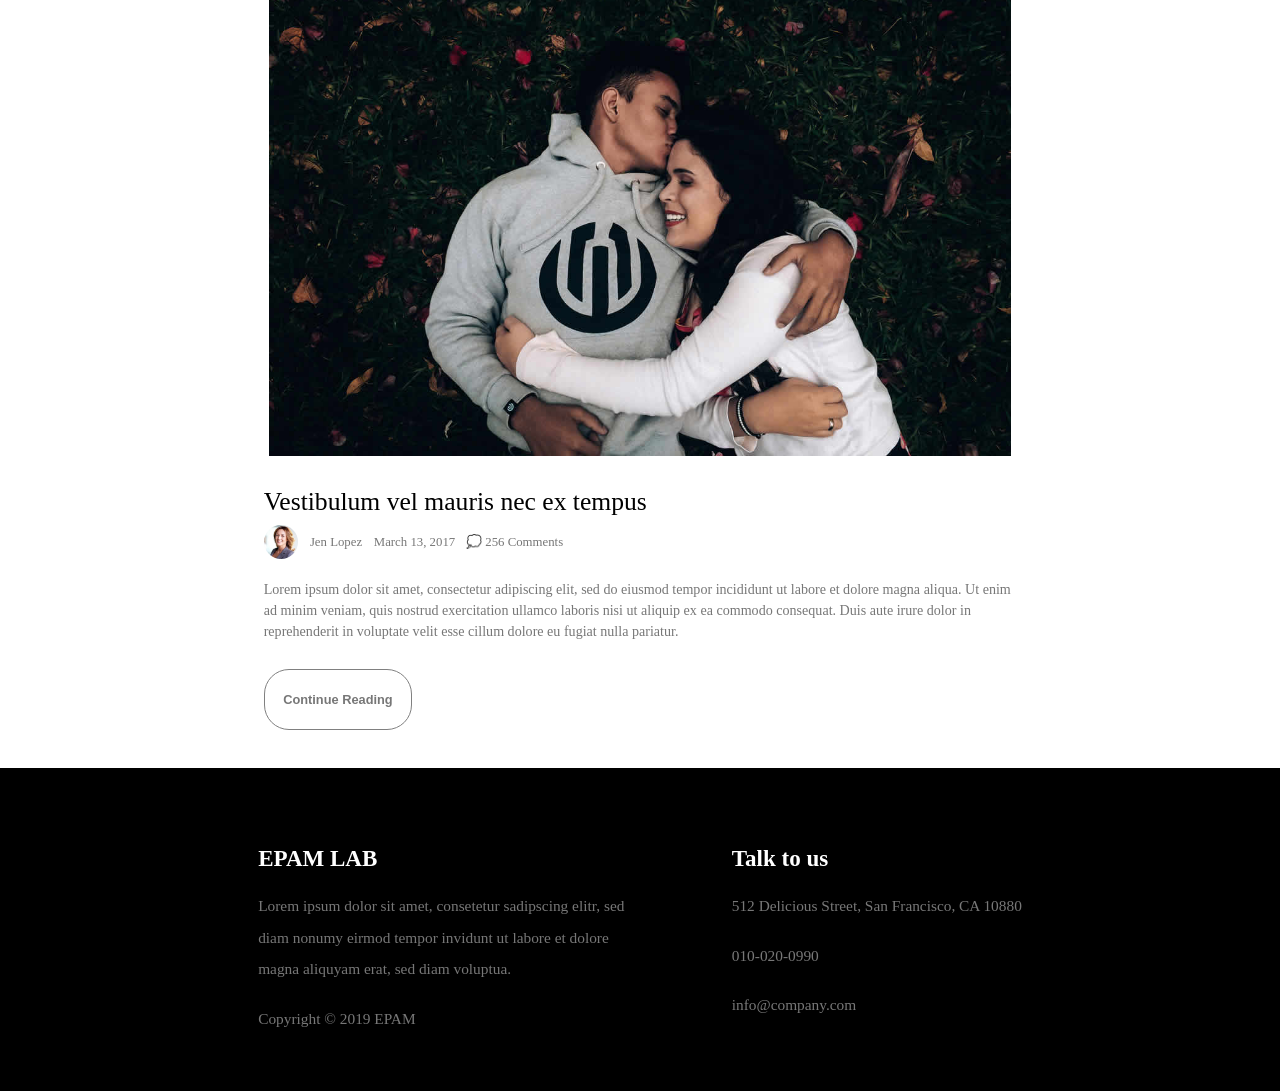
<file: FL12_HW4/homework/index.html>
<!DOCTYPE html>
<html lang="zxx">

<head>
  <meta charset="utf-8">
  <meta http-equiv="X-UA-Compatible" content="IE=edge">
  <meta name="viewport" content="width=device-width, initial-scale=1">
  <title>Front-End Lab</title>
  <link rel="stylesheet" href="css/style.css">
</head>

<body>

  <header>
    <nav class="nav-bar">
      <span class="site-title">Front-end Lab</span>
      <a href="#" class="nav-item-link">Home</a>
      <a href="#" class="nav-item-link">About</a>
      <a href="#" class="nav-item-link">Gallery</a>
      <a href="#" class="nav-item-link">Contact</a>
    </nav>
    <div class="header-box">
      <p class="header-heading">
        Hello! This is Front-end Lab.
      </p>
      <p class="header-text">
        EPAM Front-end Lab
      </p>
      <button class="header-button">
        Discover More
      </button>
    </div>
  </header>
  <main class="section">
    <div class="content-box">
      <img class="post-image" src="img/blog-image1.jpg" alt="image1" />
      <p class="post-header">We Help You To Make Front-end Great Again</p>
      <div class="post-info">
        <img class="avatar" src="img/author-image1.jpg" alt="Jen Lopez" />
        <span class="name">Jen Lopez</span>
        <span class="post-date">
          July 22, 2017
        </span>
        <span class="post-comments">
          &#128173; 35 Comments
        </span>
      </div>
      <p class="post-text">
        Lorem ipsum dolor sit amet, consectetur adipiscing elit, sed do eiusmod tempor incididunt
        ut labore et dolore magna aliqua. Ut enim ad minim veniam, quis nostrud exercitation ullamco
        laboris nisi ut aliquip ex ea commodo consequat. Duis aute irure dolor in reprehenderit
        in voluptate velit esse cillum dolore eu fugiat nulla pariatur.
      </p>
      <button class="continue-reading">Continue Reading</button>
      <hr>
    </div>
    <div class="content-box">
      <img class="post-image" src="img/blog-image2.jpg" alt="image2" />
      <p class="post-header">In pretium tellus et ante accumsan</p>
      <div class="post-info">
        <img class="avatar" src="img/author-image2.jpg" alt="Leo Dennis" />
        <span class="name">Leo Dennis</span>
        <span class="post-date">
          June 10, 2017
        </span>
        <span class="post-comments">
          &#128173; 48 Comments
        </span>
      </div>
      <p class="post-text">
        Lorem ipsum dolor sit amet, consectetur adipiscing elit, sed do eiusmod tempor incididunt
        ut labore et dolore magna aliqua. Ut enim ad minim veniam, quis nostrud exercitation ullamco
        laboris nisi ut aliquip ex ea commodo consequat. Duis aute irure dolor in reprehenderit
        in voluptate velit esse cillum dolore eu fugiat nulla pariatur.
      </p>
      <button class="continue-reading">Continue Reading</button>
      <hr>
    </div>
    <div class="content-box">
      <img class="post-image" src="img/blog-image3.jpg" alt="image3" />
      <p class="post-header">Nam interdum maximus dolor faucibus</p>
      <div class="post-info">
        <img class="avatar" src="img/author-image1.jpg" alt="Jen Lopez" />
        <span class="name">Jen Lopez</span>
        <span class="post-date">
          May 30, 2017
        </span>
        <span class="post-comments">
          &#128173; 63 Comments
        </span>
      </div>
      <p class="post-text">
        Lorem ipsum dolor sit amet, consectetur adipiscing elit, sed do eiusmod tempor incididunt
        ut labore et dolore magna aliqua. Ut enim ad minim veniam, quis nostrud exercitation ullamco
        laboris nisi ut aliquip ex ea commodo consequat. Duis aute irure dolor in reprehenderit
        in voluptate velit esse cillum dolore eu fugiat nulla pariatur.
      </p>
      <button class="continue-reading">Continue Reading</button>
      <hr>
    </div>
    <div class="content-box">
      <img class="post-image" src="img/blog-image4.jpg" alt="image4" />
      <p class="post-header">The ingredients that make a great burger</p>
      <div class="post-info">
        <img class="avatar" src="img/author-image2.jpg" alt="Leo Dennis" />
        <span class="name">Leo Dennis</span>
        <span class="post-date">
          April 18, 2017
        </span>
        <span class="post-comments">
          &#128173; 124 Comments
        </span>
      </div>
      <p class="post-text">
        Lorem ipsum dolor sit amet, consectetur adipiscing elit, sed do eiusmod tempor incididunt
        ut labore et dolore magna aliqua. Ut enim ad minim veniam, quis nostrud exercitation ullamco
        laboris nisi ut aliquip ex ea commodo consequat. Duis aute irure dolor in reprehenderit
        in voluptate velit esse cillum dolore eu fugiat nulla pariatur.
      </p>
      <button class="continue-reading">Continue Reading</button>
      <hr>
    </div>
    <div class="content-box">
      <img class="post-image" src="img/blog-image5.jpg" alt="image5" />
      <p class="post-header">Vestibulum vel mauris nec ex tempus</p>
      <div class="post-info">
        <img class="avatar" src="img/author-image1.jpg" alt="Jen Lopez" />
        <span class="name">Jen Lopez</span>
        <span class="post-date">
          March 13, 2017
        </span>
        <span class="post-comments">
          &#128173; 256 Comments
        </span>
      </div>
      <p class="post-text">
        Lorem ipsum dolor sit amet, consectetur adipiscing elit, sed do eiusmod tempor incididunt
        ut labore et dolore magna aliqua. Ut enim ad minim veniam, quis nostrud exercitation ullamco
        laboris nisi ut aliquip ex ea commodo consequat. Duis aute irure dolor in reprehenderit
        in voluptate velit esse cillum dolore eu fugiat nulla pariatur.
      </p>
      <button class="continue-reading">Continue Reading</button>
    </div>
  </main>
  <footer>
    <div class="about-us">
      <p class="footer-title">EPAM LAB</p>
      <p class="footer-text">
        Lorem ipsum dolor sit amet, consetetur sadipscing elitr, sed diam nonumy eirmod tempor
        invidunt ut labore et dolore magna aliquyam erat, sed diam voluptua.
      </p>
      <p class="footer-text">Copyright © 2019 EPAM</p>
    </div>
    <div class="contacts">
      <p class="footer-title">Talk to us</p>
      <p class="footer-text">
        512 Delicious Street, San Francisco, CA 10880
      </p>
      <p class="footer-text">010-020-0990</p>
      <p class="footer-text">info@company.com</p>
    </div>
  </footer>
</body>

</html>
</file>
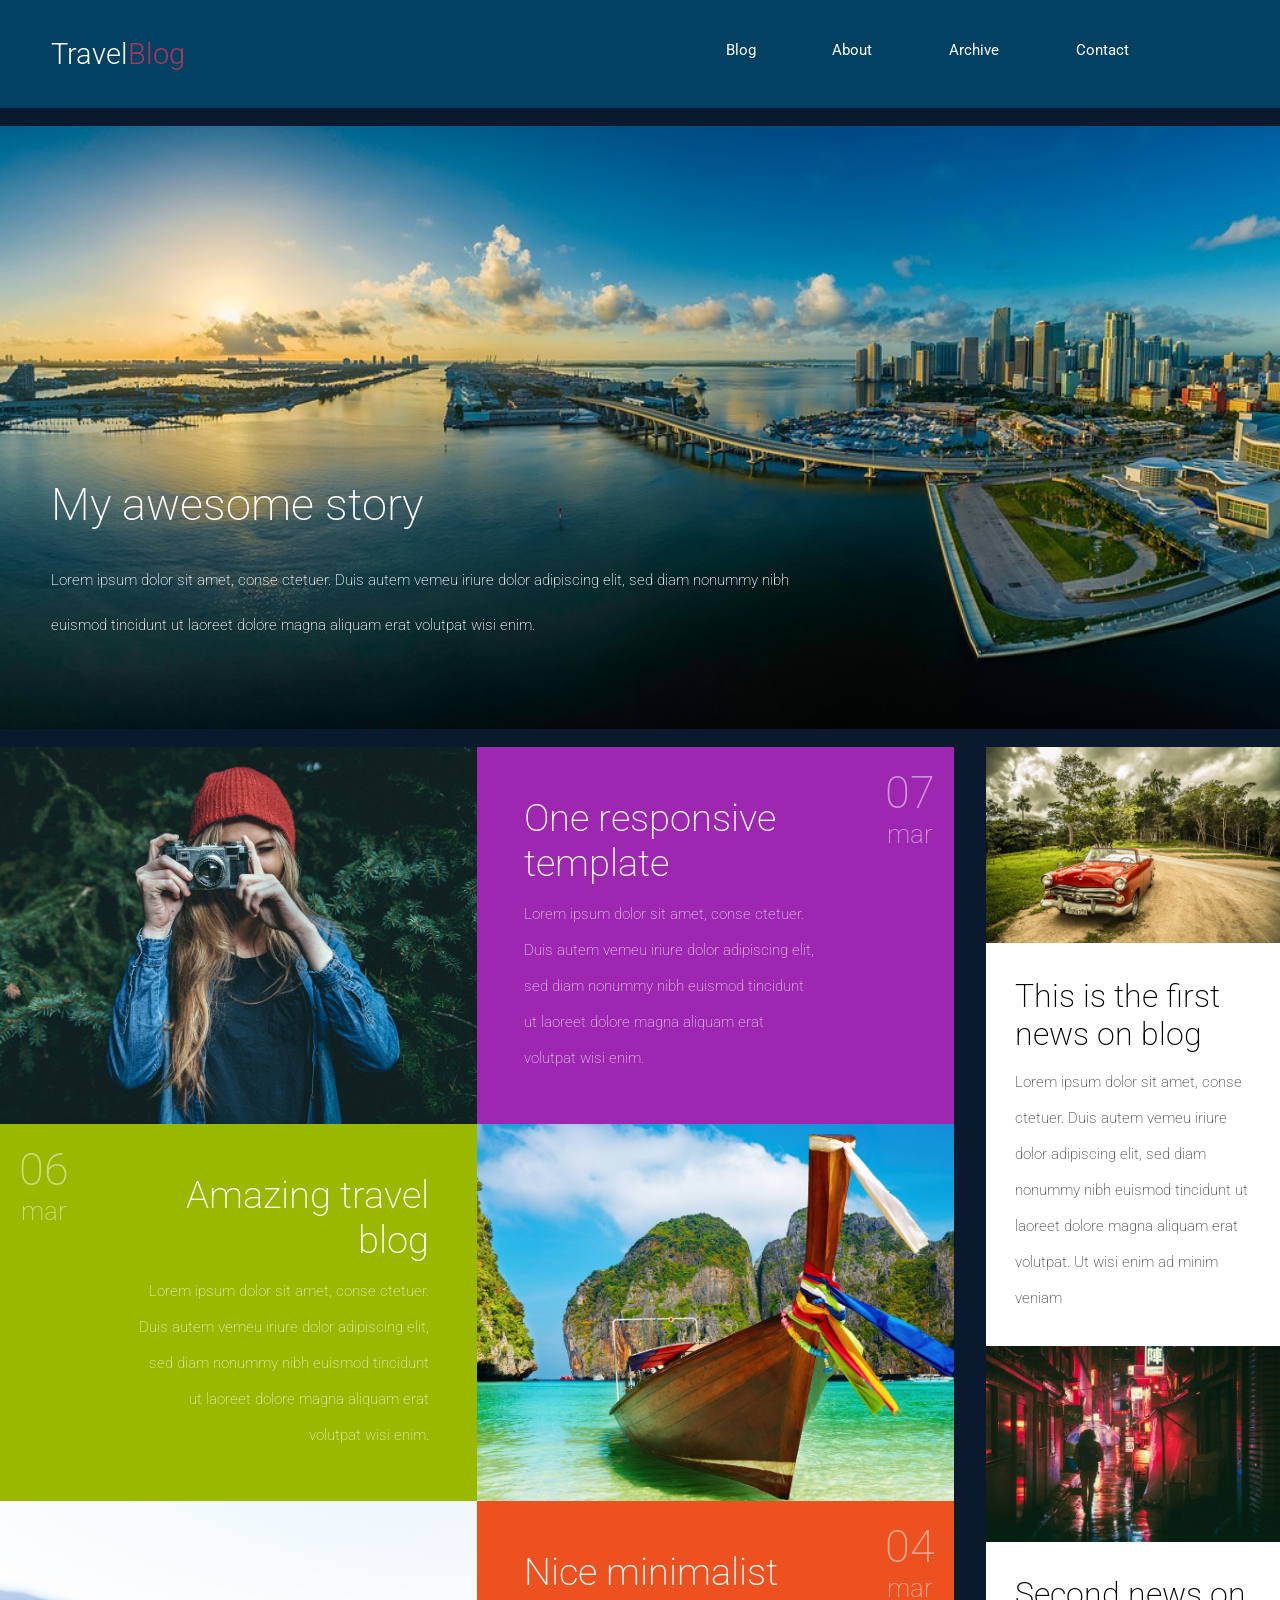
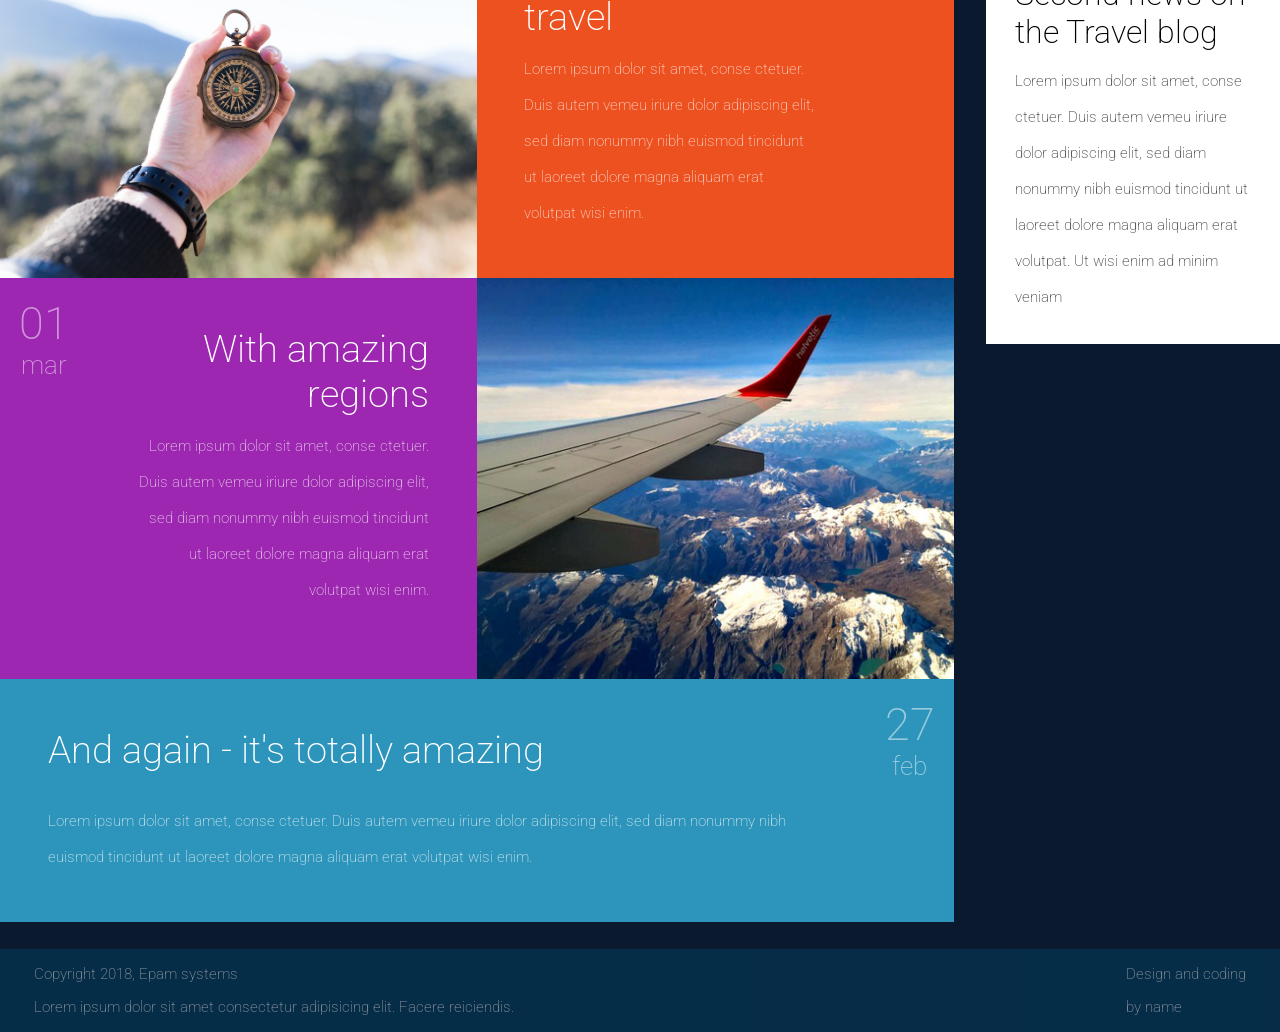
<file: FL12_HW5/homework/index.html>
<!DOCTYPE html>
<html lang="zxx">

<head>
  <meta charset="UTF-8">
  <meta name="viewport" content="width=device-width, initial-scale=1.0">
  <meta http-equiv="X-UA-Compatible" content="ie=edge">
  <link rel="stylesheet" href="css/styles.css">
  <link href='https://fonts.googleapis.com/css?family=Roboto:400,100,300,700&subset=latin,latin-ext' rel='stylesheet'
    type='text/css'>
  <title>Responsive</title>
</head>

<body>
  <header>
    <nav>
      <div class="site-menu">
        <div class="site-logo">
          Travel<span>Blog</span>
        </div>
        <div class="sandwich-button">
          &#9776;
        </div>
        <ul class="menu-items">
          <li>
            <a href="#">
              Blog
            </a>
          </li>
          <li>
            <a href="#">
              About
            </a>
          </li>
          <li>
            <a href="#">
              Archive
            </a>
          </li>
          <li>
            <a href="#">
              Contact
            </a>
          </li>
        </ul>
      </div>
      <div class="header-section">
        <p class="header-title">
          My awesome story
        </p>
        <p class="header-text">
          Lorem ipsum dolor sit amet, conse ctetuer. Duis autem vemeu iriure dolor adipiscing elit,
          sed diam nonummy nibh euismod tincidunt ut laoreet dolore magna aliquam erat volutpat wisi enim.
        </p>
      </div>
    </nav>
  </header>
  <main>
    <div class="news">
      <div class="news-section">
        <img class="news-section-img" src="img/news1.jpg" alt="First news" />
        <p class="news-section-title">
          This is the first news on blog
        </p>
        <p class="news-section-text">
          Lorem ipsum dolor sit amet, conse ctetuer. Duis autem vemeu iriure dolor adipiscing elit,
          sed diam nonummy nibh euismod tincidunt ut laoreet dolore magna aliquam erat volutpat. Ut wisi enim ad minim
          veniam
        </p>
      </div>
      <div class="news-section">
        <img class="news-section-img" src="img/news2.jpg" alt="Second news" />
        <p class="news-section-title">
          Second news on the Travel blog
        </p>
        <p class="news-section-text">
          Lorem ipsum dolor sit amet, conse ctetuer. Duis autem vemeu iriure dolor adipiscing elit,
          sed diam nonummy nibh euismod tincidunt ut laoreet dolore magna aliquam erat volutpat. Ut wisi enim ad minim
          veniam
        </p>
      </div>
    </div>
    <div class="blog">
      <div class="blog-post post-1">
        <img class="post-img" src="img/post1.jpg" alt="First post" />
        <div class="post-content">
          <p class="post-title">
            One responsive template
          </p>
          <p class="post-text">
            Lorem ipsum dolor sit amet, conse ctetuer. Duis autem vemeu iriure dolor adipiscing elit,
            sed diam nonummy nibh euismod tincidunt ut laoreet dolore magna aliquam erat volutpat wisi enim.
          </p>
        </div>
        <div class="post-date">
          <p class="post-day"> 07 </p>
          <p class="post-month">mar</p>
        </div>
      </div>
      <div class="blog-post post-2">
        <img class="post-img" src="img/post2.jpg" alt="Second post" />
        <div class="post-content">
          <p class="post-title">
            Amazing travel blog
          </p>
          <p class="post-text">
            Lorem ipsum dolor sit amet, conse ctetuer. Duis autem vemeu iriure dolor adipiscing elit,
            sed diam nonummy nibh euismod tincidunt ut laoreet dolore magna aliquam erat volutpat wisi enim.
          </p>
        </div>
        <div class="post-date">
          <p class="post-day">06 </p>
          <p class="post-month"> mar</p>
        </div>
      </div>
      <div class="blog-post post-3">
        <img class="post-img" src="img/post3.jpg" alt="Third post" />
        <div class="post-content">
          <p class="post-title">
            Nice minimalist travel
          </p>
          <p class="post-text">
            Lorem ipsum dolor sit amet, conse ctetuer. Duis autem vemeu iriure dolor adipiscing elit,
            sed diam nonummy nibh euismod tincidunt ut laoreet dolore magna aliquam erat volutpat wisi enim.
          </p>
        </div>
        <div class="post-date">
          <p class="post-day">04</p>
          <p class="post-month"> mar</p>
        </div>
      </div>
      <div class="blog-post post-4">
        <img class="post-img" src="img/post4.jpg" alt="Fourth post" />
        <div class="post-content">
          <p class="post-title">
            With amazing regions
          </p>
          <p class="post-text">
            Lorem ipsum dolor sit amet, conse ctetuer. Duis autem vemeu iriure dolor adipiscing elit,
            sed diam nonummy nibh euismod tincidunt ut laoreet dolore magna aliquam erat volutpat wisi enim.
          </p>
        </div>
        <div class="post-date">
          <p class="post-day">01</p>
          <p class="post-month"> mar</p>
        </div>
      </div>
      <div class="blog-post post-5">
        <div class="post-content">
          <p class="post-title">
            And again - it's totally amazing
          </p>
          <p class="post-text">
            Lorem ipsum dolor sit amet, conse ctetuer. Duis autem vemeu iriure dolor adipiscing elit,
            sed diam nonummy nibh euismod tincidunt ut laoreet dolore magna aliquam erat volutpat wisi enim.
          </p>
        </div>
        <div class="post-date">
          <p class="post-day">27</p>
          <p class="post-month"> feb</p>
        </div>
      </div>
    </div>
  </main>
  <footer>
    <div class="copyright">
      <p>Copyright 2018, Epam systems</p>
      <p>Lorem ipsum dolor sit amet consectetur adipisicing elit. Facere reiciendis.</p>
    </div>
    <div class="dev-name">
      <p>Design and coding</p>
      <p>by name</p>
    </div>
  </footer>
</body>

</html>
</file>
<file: FL12_HW1/homework/style.css>
html,body,div,span,applet,object,iframe,h1,h2,h3,h4,h5,h6,p,blockquote,pre,a,abbr,acronym,address,big,cite,code,del,dfn,em,font,img,ins,kbd,q,s,samp,small,strike,strong,sub,sup,tt,var,b,u,i,center,dl,dt,dd,ol,ul,li,fieldset,form,label,legend,table,caption,tbody,tfoot,thead,tr,th,td{background:transparent;border:0;margin:0;padding:0;vertical-align:baseline}body{line-height:1}h1,h2,h3,h4,h5,h6{clear:both;font-weight:normal}ol,ul{list-style:none}blockquote{quotes:none}blockquote:before,blockquote:after{content:'';content:none}del{text-decoration:line-through}table{border-collapse:collapse;border-spacing:0}a img{border:0}#container{float:left;margin:0 -240px 0 0;width:100%}#primary,#secondary{float:right;overflow:hidden;width:220px}#secondary{clear:right}#footer{clear:both;width:100%}.one-column #content{margin:0 auto;width:640px}.single-attachment #content{margin:0 auto;width:900px}body,input,textarea,.page-title span,.pingback a.url{font-family:Georgia,"Bitstream Charter",serif}h3#comments-title,h3#reply-title,#access .menu,#access div.menu ul,#cancel-comment-reply-link,.form-allowed-tags,#site-info,#site-title,#wp-calendar,.comment-meta,.comment-body tr th,.comment-body thead th,.entry-content label,.entry-content tr th,.entry-content thead th,.entry-meta,.entry-title,.entry-utility,#respond label,.navigation,.page-title,.pingback p,.reply,.widget-title,.wp-caption-text{font-family:"Helvetica Neue",Arial,Helvetica,"Nimbus Sans L",sans-serif}input[type="submit"]{font-family:"Helvetica Neue",Arial,Helvetica,"Nimbus Sans L",sans-serif}pre{font-family:"Courier 10 Pitch",Courier,monospace}code{font-family:Monaco,Consolas,"Andale Mono","DejaVu Sans Mono",monospace}#access .menu-header,div.menu,#colophon,#branding,#main,#wrapper{margin:0 auto;width:940px}#wrapper{background:#fff;margin-top:20px;padding:0 20px}#footer-widget-area{overflow:hidden}#footer-widget-area .widget-area{float:left;margin-right:20px;width:220px}#footer-widget-area #fourth{margin-right:0}#site-info{float:left;font-size:14px;font-weight:bold;width:700px}#site-generator{float:right;width:220px}body{background:#f1f1f1}body,input,textarea{color:#666;font-size:12px;line-height:18px}hr{background-color:#e7e7e7;border:0;clear:both;height:1px;margin-bottom:18px}p{margin-bottom:18px}ul{list-style:square;margin:0 0 18px 1.5em}ol{list-style:decimal;margin:0 0 18px 1.5em}ol ol{list-style:upper-alpha}ol ol ol{list-style:lower-roman}ol ol ol ol{list-style:lower-alpha}ul ul,ol ol,ul ol,ol ul{margin-bottom:0}dl{margin:0 0 24px 0}dt{font-weight:bold}dd{margin-bottom:18px}strong{font-weight:bold}cite,em,i{font-style:italic}big{font-size:131.25%}ins{background:#ffc;text-decoration:none}blockquote{font-style:italic;padding:0 3em}blockquote cite,blockquote em,blockquote i{font-style:normal}pre{background:#f7f7f7;color:#222;line-height:18px;margin-bottom:18px;overflow:auto;padding:1.5em}abbr,acronym{cursor:help}sup,sub{height:0;line-height:1;position:relative;vertical-align:baseline}sup{bottom:1ex}sub{top:.5ex}small{font-size:smaller}input{margin-bottom:10px}input[type="text"],input[type="password"],input[type="email"],input[type="url"],input[type="number"],textarea{background:#f9f9f9;border:1px solid #ccc;box-shadow:inset 1px 1px 1px rgba(0,0,0,0.1);-moz-box-shadow:inset 1px 1px 1px rgba(0,0,0,0.1);-webkit-box-shadow:inset 1px 1px 1px rgba(0,0,0,0.1);padding:2px}a:link{color:#06c}a:visited{color:#743399}a:active,a:hover{color:#ff4b33}.screen-reader-text{clip:rect(1px,1px,1px,1px);overflow:hidden;position:absolute !important;height:1px;width:1px}#header{padding:30px 0 0 0}#site-title{float:left;font-size:30px;line-height:36px;margin:0 0 18px 0;width:700px}#site-title a{color:#000;font-weight:bold;text-decoration:none}#site-description{color:#000;clear:right;float:right;font-style:italic;margin:15px 0 18px 0;opacity:.65;width:220px}#branding img{border-top:4px solid #000;border-bottom:1px solid #000;display:block;float:left}#access{background:#000;display:block;float:left;margin:0 auto;width:940px}#access .menu-header,div.menu{font-size:13px;margin-left:12px;width:928px}#access .menu-header ul,div.menu ul{list-style:none;margin:0}#access .menu-header li,div.menu li{float:left;position:relative}#access a{color:#aaa;display:block;line-height:38px;padding:0 10px;text-decoration:none}#access ul ul{box-shadow:0 3px 3px rgba(0,0,0,0.2);-moz-box-shadow:0 3px 3px rgba(0,0,0,0.2);-webkit-box-shadow:0 3px 3px rgba(0,0,0,0.2);display:none;position:absolute;top:38px;left:0;float:left;width:180px;z-index:99999}#access ul ul li{min-width:180px}#access ul ul ul{left:100%;top:0}#access ul ul a{background:#333;line-height:1em;padding:10px;width:160px;height:auto}#access li:hover>a,#access ul ul:hover>a{background:#333;color:#fff}#access ul li:hover>ul{display:block}#access ul li.current_page_item>a,#access ul li.current_page_ancestor>a,#access ul li.current-menu-ancestor>a,#access ul li.current-menu-item>a,#access ul li.current-menu-parent>a{color:#fff}* html #access ul li.current_page_item a,* html #access ul li.current_page_ancestor a,* html #access ul li.current-menu-ancestor a,* html #access ul li.current-menu-item a,* html #access ul li.current-menu-parent a,* html #access ul li a:hover{color:#fff}#main{clear:both;overflow:hidden;padding:40px 0 0 0}#content{margin-bottom:36px}#content,#content input,#content textarea{color:#333;font-size:16px;line-height:24px}#content p,#content ul,#content ol,#content dd,#content pre,#content hr{margin-bottom:24px}#content ul ul,#content ol ol,#content ul ol,#content ol ul{margin-bottom:0}#content pre,#content kbd,#content tt,#content var{font-size:15px;line-height:21px}#content code{font-size:13px}#content dt,#content th{color:#000}#content h1,#content h2,#content h3,#content h4,#content h5,#content h6{color:#000;line-height:1.5em;margin:0 0 20px 0}#content table{border:1px solid #e7e7e7;margin:0 -1px 24px 0;text-align:left;width:100%}#content tr th,#content thead th{color:#777;font-size:12px;font-weight:bold;line-height:18px;padding:9px 24px;border-right:1px solid #e7e7e7}#content tr td{border-top:1px solid #e7e7e7;padding:6px 24px;border-right:1px solid #e7e7e7}#content tr.odd td{background:#f2f7fc}.hentry{margin:0 0 48px 0}.home .sticky{background:#f2f7fc;border-top:4px solid #000;margin-left:-20px;margin-right:-20px;padding:18px 20px}.single .hentry{margin:0 0 36px 0}.page-title{color:#000;font-size:14px;font-weight:bold;margin:0 0 36px 0}.page-title span{color:#333;font-size:16px;font-style:italic;font-weight:normal}.page-title a:link,.page-title a:visited{color:#777;text-decoration:none}.page-title a:active,.page-title a:hover{color:#ff4b33}#content .entry-title{color:#000;font-size:21px;font-weight:bold;line-height:1.3em;margin-bottom:0}.entry-title a:link,.entry-title a:visited{color:#000;text-decoration:none}.entry-title a:active,.entry-title a:hover{color:#ff4b33}.entry-meta{color:#777;font-size:12px}.entry-meta abbr,.entry-utility abbr{border:0}.entry-meta abbr:hover,.entry-utility abbr:hover{border-bottom:1px dotted #666}.single-author .by-author{position:absolute !important;clip:rect(1px 1px 1px 1px);clip:rect(1px,1px,1px,1px)}.entry-content,.entry-summary{clear:both;padding:12px 0 0 0}.entry-content .more-link{white-space:nowrap}#content .entry-summary p:last-child{margin-bottom:12px}.entry-content fieldset{border:1px solid #e7e7e7;margin:0 0 24px 0;padding:24px}.entry-content fieldset legend{background:#fff;color:#000;font-weight:bold;padding:0 24px}.entry-content input{margin:0 0 24px 0}.entry-content input.file,.entry-content input.button{margin-right:24px}.entry-content label{color:#777;font-size:12px}.entry-content select{margin:0 0 24px 0}.entry-content sup,.entry-content sub{font-size:10px}.entry-content blockquote.left{float:left;margin-left:0;margin-right:24px;text-align:right;width:33%}.entry-content blockquote.right{float:right;margin-left:24px;margin-right:0;text-align:left;width:33%}.page-link{clear:both;color:#000;font-weight:bold;line-height:48px;word-spacing:.5em}.page-link a:link,.page-link a:visited{background:#f1f1f1;color:#333;font-weight:normal;padding:.5em .75em;text-decoration:none}.home .sticky .page-link a{background:#d9e8f7}.page-link a:active,.page-link a:hover{color:#ff4b33}body.page .edit-link{clear:both;display:block}#entry-author-info{background:#f2f7fc;border-top:4px solid #000;clear:both;font-size:14px;line-height:20px;margin:24px 0;overflow:hidden;padding:18px 20px}#entry-author-info #author-avatar{background:#fff;border:1px solid #e7e7e7;float:left;height:60px;margin:0 -104px 0 0;padding:11px}#entry-author-info #author-description{float:left;margin:0 0 0 104px}#entry-author-info h2{color:#000;font-size:100%;font-weight:bold;margin-bottom:0}.entry-utility{clear:both;color:#777;font-size:12px;line-height:18px}.entry-meta a,.entry-utility a{color:#777}.entry-meta a:hover,.entry-utility a:hover{color:#ff4b33}#content .video-player{padding:0}.format-standard .wp-video,.format-standard .wp-audio-shortcode,.format-audio .wp-audio-shortcode,.format-standard .video-player{margin-bottom:24px}.home #content .format-aside p,.home #content .category-asides p{font-size:14px;line-height:20px;margin-bottom:10px;margin-top:0}.format-gallery .size-thumbnail img,.category-gallery .size-thumbnail img{border:10px solid #f1f1f1;margin-bottom:0}.format-gallery .gallery-thumb,.category-gallery .gallery-thumb{float:left;margin-right:20px;margin-top:-4px}.home #content .format-gallery .entry-utility,.home #content .category-gallery .entry-utility{padding-top:4px}.attachment .entry-content .entry-caption{font-size:140%;margin-top:24px}.attachment .entry-content .nav-previous a:before{content:'\2190\00a0'}.attachment .entry-content .nav-next a:after{content:'\00a0\2192'}#content img.size-auto,#content img.size-full,#content img.size-large,#content img.size-medium,#content .entry-attachment img,#content .widget-container img{max-width:100%;height:auto}#ie8 #content img.size-auto,#ie8 #content img.size-full,#ie8 #content img.size-large,#ie8 #content img.size-medium,#ie8 #content .entry-attachment img{width:auto}.alignleft,img.alignleft{display:inline;float:left;margin-right:24px;margin-top:4px}.alignright,img.alignright{display:inline;float:right;margin-left:24px;margin-top:4px}.aligncenter,img.aligncenter{clear:both;display:block;margin-left:auto;margin-right:auto}img.alignleft,img.alignright,img.aligncenter{margin-bottom:12px}.wp-caption{background:#f1f1f1;line-height:18px;margin-bottom:20px;max-width:100%;padding:4px;text-align:center}.wp-caption img{margin:5px 5px 0;max-width:622px}.wp-caption p.wp-caption-text{color:#777;font-size:12px;margin:5px}.wp-smiley{margin:0}.gallery{margin:0 auto 18px}.gallery .gallery-item{float:left;margin-top:0;text-align:center}.gallery-columns-1 .gallery-item{width:100%}.gallery-columns-2 .gallery-item{width:50%}.gallery-columns-3 .gallery-item{width:33%}.gallery-columns-4 .gallery-item{width:25%}.gallery-columns-5 .gallery-item{width:20%}.gallery-columns-6 .gallery-item{width:16%}.gallery-columns-7 .gallery-item{width:14%}.gallery-columns-8 .gallery-item{width:12%}.gallery-columns-9 .gallery-item{width:11%}.gallery-columns-1 img{max-width:620px}.gallery-columns-2 img{max-width:288px}.gallery-columns-3 img{max-width:177px}.gallery-columns-4 img{max-width:122px}.gallery-columns-5 img{max-width:88px}.gallery-columns-6 img{max-width:66px}.gallery-columns-7 img{max-width:50px}.gallery-columns-8 img{max-width:39px}.gallery-columns-9 img{max-width:29px}.gallery-item img{height:auto}.gallery-columns-2 .attachment-medium{max-width:92%;height:auto}.gallery-columns-4 .attachment-thumbnail{max-width:84%;height:auto}.gallery .gallery-caption{color:#777;font-size:12px;margin:0 0 12px}.gallery dl{margin:0}.gallery img{border:10px solid #f1f1f1}.gallery br+br{display:none}#content .entry-attachment img{display:block;margin:0 auto}.navigation{color:#777;font-size:12px;line-height:18px;overflow:hidden}.navigation a:link,.navigation a:visited{color:#777;text-decoration:none}.navigation a:active,.navigation a:hover{color:#ff4b33}.nav-previous{float:left;width:50%}.nav-next{float:right;text-align:right;width:50%}#nav-above{margin:0 0 18px 0}#nav-above{display:none}.paged #nav-above,.single #nav-above{display:block}#nav-below{margin:-18px 0 0 0}#comments{clear:both}#comments .navigation{padding:0 0 18px 0}h3#comments-title,h3#reply-title{color:#000;font-size:20px;font-weight:bold;margin-bottom:0}h3#comments-title{padding:24px 0}.commentlist{list-style:none;margin:0}.commentlist li.comment{border-bottom:1px solid #e7e7e7;line-height:24px;margin:0 0 24px 0;padding:0 0 0 56px;position:relative}.commentlist li:last-child{border-bottom:0;margin-bottom:0}#comments .comment-body ul,#comments .comment-body ol{margin-bottom:18px}#comments .comment-body p:last-child{margin-bottom:6px}#comments .comment-body blockquote p:last-child{margin-bottom:24px}.commentlist ol{list-style:decimal}.commentlist .avatar{position:absolute;top:4px;left:0}.comment-author cite{color:#000;font-style:normal;font-weight:bold}.comment-author .says{font-style:italic}.comment-meta{font-size:12px;margin:0 0 18px 0}.comment-meta a:link,.comment-meta a:visited{color:#777;text-decoration:none}.comment-meta a:active,.comment-meta a:hover{color:#ff4b33}.commentlist .bypostauthor>div{background:#f2f7fc;border-top:4px solid #000;margin-bottom:10px;padding:10px 0 0 20px}.reply{font-size:12px;padding:0 0 24px 0}.reply a,a.comment-edit-link{color:#777}.reply a:hover,a.comment-edit-link:hover{color:#ff4b33}.commentlist .children{list-style:none;margin:0}.commentlist .children li{border:0;margin:0}.nopassword,.nocomments{display:none}#comments .pingback{border-bottom:1px solid #e7e7e7;margin-bottom:18px;padding-bottom:18px}.commentlist li.comment+li.pingback{margin-top:-6px}#comments .pingback p{color:#777;display:block;font-size:12px;line-height:18px;margin:0}#comments .pingback .url{font-size:13px;font-style:italic}input[type="submit"]{color:#333}form{text-align:right}input{width:200px}#respond{border-top:1px solid #e7e7e7;margin:24px 0;overflow:hidden;position:relative}#respond p{margin:0}#respond .comment-notes{margin-bottom:1em}.form-allowed-tags{line-height:1em}.children #respond{margin:0 48px 0 0}h3#reply-title{margin:18px 0}#comments-list #respond{margin:0 0 18px 0}#comments-list ul #respond{margin:0}#cancel-comment-reply-link{font-size:12px;font-weight:normal;line-height:18px}#respond .required{color:#ff4b33;font-weight:bold}#respond label{color:#777;font-size:12px}#respond input{margin:0 0 9px;width:98%}#respond textarea{width:98%}#respond .form-allowed-tags{color:#777;font-size:12px;line-height:18px}#respond .form-allowed-tags code{font-size:11px}#respond .form-submit{margin:12px 0}#respond .form-submit input{font-size:14px;width:auto}.widget-area ul{list-style:none;margin-left:0}.widget-area ul ul{list-style:square;margin-left:1.3em}.widget-area select{max-width:100%}.widget_search #s{width:60%}.widget_search label{display:none}.widget-container{word-wrap:break-word;-webkit-hyphens:auto;-moz-hyphens:auto;hyphens:auto;margin:0 0 18px 0}.widget-container .wp-caption img{margin:auto}.widget-container.widget_image .wp-caption{width:auto}.widget-container.widget_image .wp-caption img{margin-left:-8px}.widget-title{color:#222;font-size:14px;font-weight:bold}.widget-area a:link,.widget-area a:visited{text-decoration:none}.widget-area a:active,.widget-area a:hover{text-decoration:underline}.widget-area .entry-meta{font-size:11px}#wp_tag_cloud div{line-height:1.6em}#wp-calendar{width:100%}#wp-calendar caption{color:#222;font-size:14px;font-weight:bold;padding-bottom:4px;text-align:left}#wp-calendar thead{font-size:11px}#wp-calendar tbody{color:#aaa}#wp-calendar tbody td{background:#f5f5f5;border:1px solid #fff;padding:3px 0 2px;text-align:center}#wp-calendar tbody .pad{background:0}#wp-calendar tfoot #next{text-align:right}.widget_rss a.rsswidget{color:#000}.widget_rss a.rsswidget:hover{color:#ff4b33}.widget_rss .widget-title img{width:11px;height:11px}#main .widget-area ul{margin-left:0;padding:0 20px 0 0}#main .widget-area ul ul{border:0;margin-left:1.3em;padding:0}#main .widget-container.music-player ul{margin:0}#footer{margin-bottom:20px}#colophon{border-top:4px solid #000;margin-top:-4px;overflow:hidden;padding:18px 0}#site-info{font-weight:bold}#site-info a{color:#000;text-decoration:none}#site-generator{font-style:italic;position:relative}#site-generator a{background:url(images/wordpress.png) center left no-repeat;color:#666;display:inline-block;line-height:16px;padding-left:20px;text-decoration:none}#site-generator a:hover{text-decoration:underline}img#wpstats{display:block;margin:0 auto 10px}pre{-webkit-text-size-adjust:140%}code{-webkit-text-size-adjust:160%}#access,.entry-meta,.entry-utility,.navigation,.widget-area{-webkit-text-size-adjust:120%}#site-description{-webkit-text-size-adjust:none}@media print{body{background:none !important}#wrapper{clear:both !important;display:block !important;float:none !important;position:relative !important}#header{border-bottom:2pt solid #000;padding-bottom:18pt}#colophon{border-top:2pt solid #000}#site-title,#site-description{float:none;line-height:1.4em;margin:0;padding:0}#site-title{font-size:13pt}.entry-content{font-size:14pt;line-height:1.6em}.entry-title{font-size:21pt}#access,#branding img,#respond,.comment-edit-link,.edit-link,.navigation,.page-link,.widget-area{display:none !important}#container,#header,#footer{margin:0;width:100%}#content,.one-column #content{margin:24pt 0 0;width:100%}.wp-caption p{font-size:11pt}#site-info,#site-generator{float:none;width:auto}#colophon{width:auto}img#wpstats{display:none}#site-generator a{margin:0;padding:0}#entry-author-info{border:1px solid #e7e7e7}#main{display:inline}.home .sticky{border:0}}img{width:140px;vertical-align:middle;display:block;margin:0 auto;margin-left:calc(50% - 50px);margin-bottom:20px}nav>a{padding:10px;color:#0279c1}nav>a b:hover{color:#00527a}nav>a:visited{color:#0279c1}article{padding-left:10px}footer{margin-top:20px;padding:40px 20px;text-align:center;background:#3333}
</file>
<file: FL12_HW2/homework/css/general.css>
/* 

please don't edit this styles

*/

h2.tm-section-title {
    color: lightskyblue;
}

a:focus {
    color: #666;
    outline: 0
}

ul {
    padding: 0;
    margin: 0
}

body {
    background-color: #f5f5f5;
    color: #000;
    font-family: 'Open Sans', Helvetica, Arial, sans-serif;
    font-size: 16px;
    font-weight: 300;
    padding-top: 30px;
    overflow-x: hidden
}

section:before {
    position: absolute;
    z-index: 1
}

.box,
.tm-content-box,
.tm-main-nav {
    background-color: #fff
}

.tm-sidebar {
    z-index: 10;
    position: fixed;
    left: 0;
    right: 0;
    top: 0;
    width: 100%;
}

.tm-sidebar ul{
    margin: 0px;
    display: flex;
}

.tm-main-nav {
    font-size: 1.5em;
    text-align: center
}

.tm-nav-item {
    list-style: none;
    width: 100%;
}

.tm-nav-item-link {
    border: 1px solid transparent;
    color: #666;
    display: block;
    padding: 10px;
    width: 100%;
    -webkit-transition: all .3s ease;
    transition: all .3s ease
}

.carousel-indicators li,
.tm-banner-inner {
    border: 1px solid lightgrey
}


.tm-nav-item-link.active,
.tm-nav-item-link:hover {
    color: #666;
    text-decoration: none;
}

.tm-nav-item-link:focus {
    text-decoration: none
}

.tm-banner-text,
.tm-banner-title,
.tm-section-title {
    color: #666;
    font-weight: 300;
    margin: 0
}

.tm-section-title {
    margin-bottom: 20px
}

.tm-section-title-box {
    margin-bottom: 0
}

.tm-banner-title {
    font-size: 3.3em;
    letter-spacing: 2px;
    text-transform: uppercase
}

.tm-main-content {
    padding-top: 70px;
}

.tm-content-box {
    overflow: hidden;
    margin-bottom: 30px
}

.padding-medium {
    padding: 40px
}

.tm-banner {
    padding: 30px
}

.tm-banner-inner {
    padding: 30px 0;
    height: 100%;
    text-align: center;
    display: flex;
    -webkit-box-orient: vertical;
    -webkit-box-direction: normal;
    -webkit-flex-direction: column;
    -ms-flex-direction: column;
    flex-direction: column;
    -webkit-box-align: center;
    -webkit-align-items: center;
    -ms-flex-align: center;
    align-items: center;
    -webkit-box-pack: center;
    -webkit-justify-content: center;
    -ms-flex-pack: center;
    justify-content: center
}

.tm-banner-inner img{
    width: 120px;
}

.tm-banner-text {
    font-size: 1.4em
}

.boxes,
.tm-box-bg-title {
    display: -webkit-box;
    display: -webkit-flex;
    display: -ms-flexbox
}

/*.flex-item {*/
    /*-webkit-box-flex: 0 1 auto;*/
    /*-webkit-flex: 0 1 auto;*/
    /*-ms-flex: 0 1 auto;*/
    /*flex: 0 1 auto*/
/*}*/

.section-description {
    line-height: 1.8;
    margin-bottom: 25px
}

.section-description:last-child {
    margin-bottom: 0
}

.tm-team-description-container {
    max-width: 500px
}

.tm-team-info {
    display: flex
}

.box {
    list-style: none;
    width: 33.3333%;
    height: auto;
}

.box-bg {
    position: relative
}

.box-img {
    width: 100%;
}

.tm-box-bg-title {
    position: absolute;
    top: 0;
    right: 0;
    bottom: 0;
    left: 0;
    display: flex;
    -webkit-box-align: center;
    -webkit-align-items: center;
    -ms-flex-align: center;
    align-items: center;
    -webkit-box-pack: center;
    -webkit-justify-content: center;
    -ms-flex-pack: center;
    justify-content: center
}

.boxes {
    display: flex;
    -webkit-flex-wrap: wrap;
    -ms-flex-wrap: wrap;
    flex-wrap: wrap
}

.gallery-container a {
    cursor: -webkit-zoom-in;
    cursor: zoom-in
}

.carousel {
    position: relative;
    height: auto;
    padding: 50px 50px 80px;
    text-align: center
}

.carousel-indicators {
    bottom: 30px
}

.carousel-content {
    color: #000;
    display: -webkit-box;
    display: -webkit-flex;
    display: -ms-flexbox;
    display: flex;
    -webkit-box-align: center;
    -webkit-align-items: center;
    -ms-flex-align: center;
    align-items: center
}

.carousel-indicators .active {
    background-color: lightgrey
}

.contact-form {
    overflow: hidden
}

.form-control {
    border-radius: 0;
    font-size: 1em
}

.form-control:focus {
    border-color: lightgrey;
    box-shadow: inset 0 1px 1px rgba(0, 0, 0, .075), 0 0 8px rgba(153, 153, 153, .45)
}

.form-group {
    margin-bottom: 20px
}

.form-group-2-col-left {
    padding-left: 0;
    padding-right: 5px
}

.form-group-2-col-right {
    padding-right: 0;
    padding-left: 5px
}

.mandatory-field:after {
    position: absolute;
    top: 0;
    right: 7px
}

.carousel-inner>.carousel-item>a>img, .carousel-inner>.carousel-item>img, .img-contact-us {
    width: 100%;
}

.tm-footer {
    color: #666;
    padding-bottom: 15px
}
</file>
<file: FL12_HW2/homework/css/style.css>
@media print {

    .container * {
        padding: 0px;
        margin: 0px;
        text-align: center;
    }

    .tm-section-description {
        word-spacing: 7px;
        line-height: 25px !important;
    }

    h2 {
        font-weight: 300;
    }

    .blocks .tm-section-title {
        text-align: center;
        text-transform: uppercase;
    }

    .tm-sidebar,
    .tm-team-img,
    .img-fluid,
    .blocks .tm-content-box,
    #contact,
    .carousel-indicators {
        display: none;
    }

    .tm-section-title {
        text-transform: uppercase;
        padding-top: 15px;
        padding-bottom: 15px;
    }

    .tm-footer {
        padding-top: 20px;
    }

    p:not(:last-child) {
        padding-bottom: 10px;
    }

    .tm-team-description-container {
        max-width: 100%;
        padding: 0;
        padding-bottom: 15px;
    }

    .heading {
        margin-left: 30%;
        margin-right: 30%;
    }

    .heading .padding-medium ol li:nth-child(odd) {
        text-align: right;
        list-style-type: none;
    }

    .heading .padding-medium ol li:nth-child(even) {
        text-align: left;
        list-style-type: none;
    }

    .heading li:nth-child(1):after,
    .heading li:nth-child(3):after {
        display: none;
    }

    section::before {
        display: none;
    }
}

.flex-2-col {
    display: flex;
    align-items: center;
    justify-content: center;
}

.tm-nav-item a:hover {
    background-color: lightskyblue;
    color: white;
}

.tm-banner {
    background-image: linear-gradient(to right, lightskyblue, burlywood);
}

.tm-banner-inner {
    background-color: white;
}

.tm-banner-text {
    text-shadow: #333 4px 4px 3px;
    animation: bannerTxt;
    transition: ease-out;
    animation-duration: 4s;
}

@keyframes bannerTxt {
    from {
        transform: translateX(200px);
    }

    to {
        transform: translateX(0px);
    }
}

.tm-section-title {
    text-align: center;
}

.tm-section-description {
    display: flex;
    justify-content: center;
    align-items: center;
    line-height: 30px;
    text-indent: 25px;
}

#about h2:hover {
    color: lightskyblue;
    font-style: italic;
    background-color: lightgrey;
}

.heading h2 {
    text-align: center;
    color: lightskyblue;
}

.heading li:nth-child(1):after,
.heading li:nth-child(3):after {
    content: 'New';
    color: red;
    vertical-align: super;
    font-size: 11px;
    font-weight: bold;
    font-variant: small-caps;
}

.heading ol>li>a:hover:before {
    content: '>';
}

.blocks h2 {
    text-align: left;
}

.heading li {
    list-style-type: lower-alpha;
}

.blocks .tm-section-description:last-child {
    letter-spacing: 5px;
    word-spacing: 10px;
    font-style: italic;
}

.box-work:nth-child(odd) {
    background-color: lightskyblue;
    color: white;
}

.box-work p::first-letter {
    font-weight: bold;
}

.box-work p {
    font-style: italic;
}

input.form-control:focus {
    background-color: lightskyblue;
}

input.form-control {
    border-style: none none solid;
    border-color: lightskyblue;
}

textarea.form-control {
    border-style: solid;
    border-color: lightskyblue;
    background-image: url(../img/email-icon.png);
    background-size: 3%;
    background-repeat: no-repeat;
    background-position: 99% 95%;
}

.submit-btn {
    border-style: solid;
    border-color: lightskyblue;
    background-color: white;
    color: lightskyblue;
    float: right;
    font-size: 95%;
    height: 50px;
    width: 100px;
}

section::before {
    content: "";
    width: 0;
    height: 0;
    border-style: solid;
    border-width: 50px 50px 0 0;
    border-color: lightskyblue transparent transparent transparent;
}

section,
.tm-sidebar,
.tm-content-header {
    box-shadow: 1px 1px 10px 2px rgba(61, 55, 61, 0.7);
}
</file>
<file: FL12_HW3/homework/css/style1.css>
body {
  background: #21232e;
  color: #ffffff;
  margin: 0;
  overflow-x: hidden; }
  body .landing-logo, body footer .footer-wrap .landing-logo {
    display: flex;
    justify-content: right;
    flex-direction: row; }
    body .landing-logo img, body footer .footer-wrap .landing-logo img {
      padding-top: 2vh;
      max-height: 5.3vh;
      width: auto; }
    body .landing-logo p, body footer .footer-wrap .landing-logo p {
      display: flex;
      justify-content: center;
      flex-direction: column;
      font-family: Fresca, sans-serif;
      font-size: 1.25vw;
      font-weight: bold;
      padding-left: 1vw; }
      body .landing-logo p span, body footer .footer-wrap .landing-logo p span {
        font-size: 0.5vw;
        text-align: center; }
  body .header {
    background-image: url("../img/m-h-night.jpg");
    background-position: center;
    background-repeat: no-repeat;
    background-size: cover;
    height: 82vh;
    max-width: 100vmax;
    border-bottom-right-radius: 40%; }
    body .header-wrap {
      padding-left: 10vmax; }
    body .header_heading {
      font-family: "Source Sans Pro", sans-serif;
      font-size: 3.8vw;
      font-weight: bold;
      color: #ffffff;
      margin: 0;
      padding-top: 6vh;
      width: 40%;
      letter-spacing: 0.02em;
      line-height: 1em;
      background: linear-gradient(#ff4e33, #ff4e33) 0% 100%/4.3em 0.7em;
      background-repeat: no-repeat; }
    body .header_text {
      font-family: Fresca, sans-serif;
      font-size: 0.8vw;
      font-weight: normal;
      letter-spacing: 0.05em;
      white-space: pre-line;
      margin: 0;
      padding-top: 5vh;
      line-height: 1.6em;
      max-width: 45%;
      max-height: 15vh; }
    body .header .header-wrap div:last-of-type {
      padding-top: 7vh;
      display: flex;
      justify-content: right;
      flex-direction: row; }
      body .header .header-wrap div:last-of-type button {
        font-family: "Source Sans Pro", sans-serif;
        font-size: 1vw;
        font-weight: bold;
        color: #ffffff;
        background-color: #e3ac00;
        border: 0;
        border-radius: 2px;
        width: 7.8vw;
        height: 5.3vh;
        color: #ffffff; }
      body .header .header-wrap div:last-of-type a {
        font-family: Hind, sans-serif;
        font-size: 1vw;
        font-weight: bold;
        color: #ffffff;
        padding-left: 8vw;
        padding-top: 1vh; }
  body main {
    display: flex;
    flex-direction: column;
    align-items: center;
    min-width: 100vmin;
    margin: 0; }
  body .section_text {
    font-family: "Source Sans Pro", sans-serif;
    font-size: 2.4vw;
    font-weight: normal;
    padding-left: 4vw;
    line-height: 1em;
    text-align: center;
    background: linear-gradient(#ff4e33, #ff4e33) 95% 0%/4.3em 0.85em;
    background-repeat: no-repeat; }
  body .section_card_wrap {
    display: flex;
    justify-content: center;
    flex-direction: column;
    padding-left: 4vw; }
    body .section_card_wrap .section_card {
      display: flex;
      justify-content: center;
      flex-direction: row;
      padding-left: 5vw;
      width: 58vw;
      height: 33vh;
      background-color: #3b3f50;
      padding: 2.3vh;
      margin-bottom: 3vh;
      border: 0;
      border-radius: 4px; }
      body .section_card_wrap .section_card .section_card_right_container {
        padding-left: 5vw;
        padding-right: 5vw;
        padding-top: 3vh;
        padding-bottom: 2vh; }
        body .section_card_wrap .section_card .section_card_right_container .section_card_heading {
          font-family: "Source Sans Pro", sans-serif;
          font-size: 1.25vw;
          font-weight: normal;
          text-align: center;
          color: #ffffff; }
        body .section_card_wrap .section_card .section_card_right_container .section_card_text {
          font-family: Fresca, sans-serif;
          font-size: 0.8vw;
          font-weight: normal;
          padding-top: 2vh;
          text-align: justify;
          line-height: 1.7em;
          letter-spacing: 0.05em;
          color: #bbb8b4; }
      body .section_card_wrap .section_card .section_card_img {
        border: 0;
        border-radius: 5px;
        width: 76vw;
        height: 33vh; }
      body .section_card_wrap .section_card a {
        font-family: Hind, sans-serif;
        font-size: 0.8vw;
        font-weight: bold;
        color: #ffffff;
        padding-left: 10vw;
        color: #bbb8b4; }
  body .section_banner {
    display: flex;
    justify-content: right;
    flex-direction: row;
    margin-top: 13vh;
    margin-left: 4vw;
    width: 64vw;
    height: 16vh;
    border: 0;
    border-radius: 4px;
    background-image: linear-gradient(to left, #912b53, #e6ad00); }
    body .section_banner .section_banner_text_wrap {
      display: flex;
      justify-content: center;
      flex-direction: column;
      width: 35vw; }
      body .section_banner .section_banner_text_wrap .section_banner_heading {
        font-family: "Source Sans Pro", sans-serif;
        font-size: 1.63vw;
        font-weight: bold;
        margin: 0;
        padding-left: 8.5vw;
        background: linear-gradient(#ff4e33, #ff4e33) 48% 0%/2.2em 1.2em;
        background-repeat: no-repeat; }
      body .section_banner .section_banner_text_wrap .section_banner_text {
        font-family: Fresca, sans-serif;
        font-size: 0.87vw;
        font-weight: normal;
        padding-left: 8.5vw;
        color: #bbb8b4; }
    body .section_banner .section_banner_button {
      margin-left: 13vw;
      margin-top: 5.5vh;
      font-family: "Source Sans Pro", sans-serif;
      font-size: 1vw;
      font-weight: bold;
      color: #ffffff;
      background-color: #e3ac00;
      border: 0;
      border-radius: 2px;
      width: 7.8vw;
      height: 5.3vh;
      color: #ffffff; }
  body footer {
    background-color: #3b3f50;
    margin-top: -8vh;
    height: 30vh; }
    body footer .footer-wrap {
      display: flex;
      justify-content: left;
      flex-direction: row; }
      body footer .footer-wrap .landing-logo {
        margin-top: 13.5vh;
        margin-left: 10.5vw; }
        body footer .footer-wrap .landing-logo p {
          color: #ffffff; }
      body footer .footer-wrap .footer_text {
        width: 16vw;
        margin-top: 15.5vh;
        font-family: Fresca, sans-serif;
        font-size: 0.8vw;
        font-weight: normal;
        margin-left: 25vw;
        color: #bbb8b4; }
      body footer .footer-wrap .footer-cr {
        margin-top: 17vh;
        font-family: Fresca, sans-serif;
        font-size: 0.8vw;
        font-weight: normal;
        margin-left: 26vw;
        color: #bbb8b4; }
</file>
<file: FL12_HW3/homework/css/style2.css>
body {
  background: #ffffff;
  color: #2c2f3c;
  margin: 0;
  overflow-x: hidden; }
  body .landing-logo, body footer .footer-wrap .landing-logo {
    display: flex;
    justify-content: right;
    flex-direction: row; }
    body .landing-logo img, body footer .footer-wrap .landing-logo img {
      padding-top: 2vh;
      max-height: 5.3vh;
      width: auto; }
    body .landing-logo p, body footer .footer-wrap .landing-logo p {
      display: flex;
      justify-content: center;
      flex-direction: column;
      font-family: Fresca, sans-serif;
      font-size: 1.25vw;
      font-weight: bold;
      padding-left: 1vw; }
      body .landing-logo p span, body footer .footer-wrap .landing-logo p span {
        font-size: 0.5vw;
        text-align: center; }
  body .header {
    background-image: url("../img/m-h-day.jpg");
    background-position: center;
    background-repeat: no-repeat;
    background-size: cover;
    height: 82vh;
    max-width: 100vmax;
    border-bottom-right-radius: 40%; }
    body .header-wrap {
      padding-left: 10vmax; }
    body .header_heading {
      font-family: "Source Sans Pro", sans-serif;
      font-size: 3.8vw;
      font-weight: bold;
      color: #2c2f3c;
      margin: 0;
      padding-top: 6vh;
      width: 40%;
      letter-spacing: 0.02em;
      line-height: 1em;
      background: linear-gradient(#14a0c7, #14a0c7) 0% 100%/4.3em 0.7em;
      background-repeat: no-repeat; }
    body .header_text {
      font-family: Fresca, sans-serif;
      font-size: 0.8vw;
      font-weight: normal;
      letter-spacing: 0.05em;
      white-space: pre-line;
      margin: 0;
      padding-top: 5vh;
      line-height: 1.6em;
      max-width: 45%;
      max-height: 15vh; }
    body .header .header-wrap div:last-of-type {
      padding-top: 7vh;
      display: flex;
      justify-content: right;
      flex-direction: row; }
      body .header .header-wrap div:last-of-type button {
        font-family: "Source Sans Pro", sans-serif;
        font-size: 1vw;
        font-weight: bold;
        color: #ffffff;
        background-color: #699900;
        border: 0;
        border-radius: 2px;
        width: 7.8vw;
        height: 5.3vh;
        color: #ffffff; }
      body .header .header-wrap div:last-of-type a {
        font-family: Hind, sans-serif;
        font-size: 1vw;
        font-weight: bold;
        color: #ffffff;
        padding-left: 8vw;
        padding-top: 1vh; }
  body main {
    display: flex;
    flex-direction: column;
    align-items: center;
    min-width: 100vmin;
    margin: 0; }
  body .section_text {
    font-family: "Source Sans Pro", sans-serif;
    font-size: 2.4vw;
    font-weight: normal;
    padding-left: 4vw;
    line-height: 1em;
    text-align: center;
    background: linear-gradient(#14a0c7, #14a0c7) 95% 0%/4.3em 0.85em;
    background-repeat: no-repeat; }
  body .section_card_wrap {
    display: flex;
    justify-content: center;
    flex-direction: column;
    padding-left: 4vw; }
    body .section_card_wrap .section_card {
      display: flex;
      justify-content: center;
      flex-direction: row;
      padding-left: 5vw;
      width: 58vw;
      height: 33vh;
      background-color: #21232e;
      padding: 2.3vh;
      margin-bottom: 3vh;
      border: 0;
      border-radius: 4px; }
      body .section_card_wrap .section_card .section_card_right_container {
        padding-left: 5vw;
        padding-right: 5vw;
        padding-top: 3vh;
        padding-bottom: 2vh; }
        body .section_card_wrap .section_card .section_card_right_container .section_card_heading {
          font-family: "Source Sans Pro", sans-serif;
          font-size: 1.25vw;
          font-weight: normal;
          text-align: center;
          color: #ffffff; }
        body .section_card_wrap .section_card .section_card_right_container .section_card_text {
          font-family: Fresca, sans-serif;
          font-size: 0.8vw;
          font-weight: normal;
          padding-top: 2vh;
          text-align: justify;
          line-height: 1.7em;
          letter-spacing: 0.05em;
          color: #bbb8b4; }
      body .section_card_wrap .section_card .section_card_img {
        border: 0;
        border-radius: 5px;
        width: 76vw;
        height: 33vh; }
      body .section_card_wrap .section_card a {
        font-family: Hind, sans-serif;
        font-size: 0.8vw;
        font-weight: bold;
        color: #ffffff;
        padding-left: 10vw;
        color: #bbb8b4; }
  body .section_banner {
    display: flex;
    justify-content: right;
    flex-direction: row;
    margin-top: 13vh;
    margin-left: 4vw;
    width: 64vw;
    height: 16vh;
    border: 0;
    border-radius: 4px;
    background-image: linear-gradient(to left, #2f5dd2, #699902); }
    body .section_banner .section_banner_text_wrap {
      display: flex;
      justify-content: center;
      flex-direction: column;
      width: 35vw; }
      body .section_banner .section_banner_text_wrap .section_banner_heading {
        font-family: "Source Sans Pro", sans-serif;
        font-size: 1.63vw;
        font-weight: bold;
        margin: 0;
        padding-left: 8.5vw;
        background: linear-gradient(#14a0c7, #14a0c7) 48% 0%/2.2em 1.2em;
        background-repeat: no-repeat; }
      body .section_banner .section_banner_text_wrap .section_banner_text {
        font-family: Fresca, sans-serif;
        font-size: 0.87vw;
        font-weight: normal;
        padding-left: 8.5vw;
        color: #bbb8b4; }
    body .section_banner .section_banner_button {
      margin-left: 13vw;
      margin-top: 5.5vh;
      font-family: "Source Sans Pro", sans-serif;
      font-size: 1vw;
      font-weight: bold;
      color: #ffffff;
      background-color: #699900;
      border: 0;
      border-radius: 2px;
      width: 7.8vw;
      height: 5.3vh;
      color: #ffffff; }
  body footer {
    background-color: #21232e;
    margin-top: -8vh;
    height: 30vh; }
    body footer .footer-wrap {
      display: flex;
      justify-content: left;
      flex-direction: row; }
      body footer .footer-wrap .landing-logo {
        margin-top: 13.5vh;
        margin-left: 10.5vw; }
        body footer .footer-wrap .landing-logo p {
          color: #ffffff; }
      body footer .footer-wrap .footer_text {
        width: 16vw;
        margin-top: 15.5vh;
        font-family: Fresca, sans-serif;
        font-size: 0.8vw;
        font-weight: normal;
        margin-left: 25vw;
        color: #bbb8b4; }
      body footer .footer-wrap .footer-cr {
        margin-top: 17vh;
        font-family: Fresca, sans-serif;
        font-size: 0.8vw;
        font-weight: normal;
        margin-left: 26vw;
        color: #bbb8b4; }
</file>
<file: FL12_HW4/homework/css/style.css>
body {
    background-color: #FFFFFF;
    color: #777;
    margin: 0;
    padding: 0;
    min-width: 100vmin;
    overflow-x: hidden;
}

button {
    height: 6.8vh;
    width: 11.6vw;
    border-radius: 25px;
    border: 0.5px solid grey;
    text-decoration: none;
    background-color: white;
    color: #777;
    font-weight: bold;
    cursor: pointer;
    margin-left: 1%;
    margin-bottom: 5%;
    font-size: 1vw;
}

.nav-bar {
    display: flex;
    justify-content: right;
    flex-direction: row;
    margin-right: 15vw;
    margin-left: 14vw;
}

.site-title {
    width: 60vw;
    height: 7vh;
    padding-top: 4vh;
    letter-spacing: 0.2em;
    text-transform: uppercase;
    font-weight: bold;
    font-size: 1.2vw;
}

.nav-item-link {
    height: 7vh;
    padding-left: 2.9vw;
    padding-top: 4vh;
    text-align: center;
    color: #777;
    text-decoration: none;
    font-size: 1.2vw;
}

.nav-item-link:hover {
    color: #bfba55;
}

.header-box {
    background-image: linear-gradient(rgba(0, 0, 0, 0.5), rgba(0, 0, 0, 0.9)),
        url("../img/home-bg.jpg");
    background-size: cover;
    height: 100vh;
    min-width: 100vmax;
    display: flex;
    justify-content: center;
    flex-direction: column;
}

.header-box p {
    margin: 0;
    text-align: center;
}

.header-heading {
    font-size: 4.5vw;
    font-weight: bold;
    padding-top: 12vh;
    padding-bottom: 2.5vh;
    color: white;
}

.header-text {
    color: #bfba55;
    font-size: 1vw;
    letter-spacing: 0.1em;
    padding-bottom: 6vh;
}

.header-button {
    margin-left: 44.5vw;
    height: 6vh;
    width: 10vw;
    text-transform: uppercase;
    font-size: 0.7vw;
    letter-spacing: 0.03em;
}

.post-image {
    width: 58vw;
    object-fit: scale-down;
    display: block;
    margin-left: auto;
    margin-right: auto;
}

.post-header {
    color: black;
    font-size: 2vw;
    margin-top: 4%;
    margin-bottom: 1%;
    margin-left: 1%;
}

.section {
    align-items: center;
    margin-left: 20%;
    margin-right: 20%;
    margin-top: 7%;
}

.post-info span {
    margin-left: 1%;
    font-size: 1vw;
}

.avatar {
    width: 4.5%;
    height: 4.5%;
    border-radius: 50%;
    object-fit: scale-down;
    vertical-align: middle;
    margin-left: 1%;
}

.post-text {
    margin-left: 1%;
    margin-right: 1%;
    margin-top: 2.5%;
    font-size: 1.1vw;
    line-height: 1.5em;
    margin-bottom: 3.5%;
}

.content-box {
    margin-top: 11vh;
}

footer {
    background-color: #000000;
    max-height: 40vh;
    display: flex;
    justify-content: center;
    flex-direction: row;
    padding-left: 15%;
    padding-right: 15%;
    padding-bottom: 3%;
    padding-top: 6%;
}

.about-us {
    width: 30vw;
    padding-right: 10%;
}

.footer-title {
    font-size: 1.8vw;
    font-weight: bold;
    margin: 0;
    color: white;
    padding-bottom: 2vh;
}

.footer-text {
    line-height: 3.5vh;
    margin: 0;
    padding-bottom: 2vh;
    font-size: 1.2vw;
}
</file>
<file: FL12_HW5/homework/css/styles.css>
.post-1 {
  background: #9d27b0;
}

.post-2 {
  background: #9bb800;
}

.post-3 {
  background: #ed5120;
}

.post-4 {
  background: #9d27b0;
}

.post-5 {
  background: #2d95bb;
}

body {
  margin: 0;
  color: #fff;
  background-color: #0b192f;
  font-family: roboto;
  font-size: 1.2vw;
  font-weight: 200;
}

.site-menu {
  background-color: #024161;
  height: 12vh;
  display: flex;
  align-items: center;
  flex-direction: row;
  padding-right: 4%;
}

.sandwich-button {
  display: none;
}

.menu-items {
  display: flex;
  flex-direction: row;
}

.menu-items {
  display: flex;
  margin-right: 5%;
  height: 100%;
  font-size: 1.2vw;
  list-style: none;
}

.menu-items li {
  padding: 4.5vh 3vw 4vh 3vw;
}

a {
  text-decoration: none;
  color: #fff;
  font-weight: normal;
}

.site-logo {
  padding-left: 4vw;
  width: 60vw;
  font-size: 2.3vw;
  font-weight: 300;
}

.site-logo span:last-of-type {
  color: #a93762;
}

.header-section {
  background-image: url("../img/post0.jpg");
  background-size: cover;
  background-position: bottom;
  width: 100%;
  height: 67vh;
  margin-top: 2vh;
  margin-bottom: 2vh;
  display: flex;
  justify-content: center;
  flex-direction: column;
}

.header-section p {
  padding-left: 4vw;
  padding-right: 35vw;
  margin: 0;
}

.header-title {
  font-size: 3.5vw;
  font-weight: 200;
  padding-top: 30vh;
  padding-bottom: 3vh;
}

.header-text {
  line-height: 5vh;
}

main {
  display: flex;
  justify-content: space-between;
  flex-direction: row-reverse;
  width: 100%;
  margin: 0;
}

.post-img {
  width: 50%;
  object-fit: cover;
}

.blog {
  width: 74.5vw;
  display: flex;
  justify-content: center;
  flex-direction: column;
  color: white;
}

.blog-post {
  display: flex;
  height: fit-content;
}

.blog-post:nth-child(even) {
  flex-direction: row-reverse;
  text-align: right;

}

.post-title {
  font-size: 3vw;
  margin: 0;
}

.post-content {
  padding: 5%;
}

.post-text {
  padding-top: 4%;
  line-height: 4vh;
  opacity: 0.7;
  margin: 0;
}

.post-date {
  margin-left: 2%;
  margin-right: 2%;
  margin-top: 2%;
  opacity: 0.5;
}

.post-day {
  margin: 0;
  font-size: 3.5vw;
}

.post-month {
  font-size: 2vw;
  margin: 0;
  text-align: center;
}

.news {
  width: 23vw;
  display: flex;
  justify-content: flex-start;
  flex-direction: column;
  color: black;
  margin-left: 1%;
}

.news-section {
  background-color: #fff;
}

.news-section p {
  margin: 0;
  padding-right: 10%;
  padding-left: 10%;
}

.news-section-title {
  font-size: 2.5vw;
  text-align: left;
  padding-top: 10%;
  padding-bottom: 4%;
}

.news-section-img {
  width: 100%;
}

.news-section-text {
  padding-bottom: 10%;
  opacity: 0.7;
  line-height: 4vh;
}

footer {
  margin-top: 3vh;
  background-color: #024161;
  opacity: 0.5;
  display: flex;
  justify-content: space-around;
  flex-direction: row;
}

.copyright {
  width: 80vw;
}

@media screen and (max-width: 1400px) {

  main {
    min-width: 769px;
    max-width: 1400px;
  }

  .menu-items li:hover {
    background-color: #1f52a4;
    cursor: pointer;
  }

  .post-img:hover,
  .post-title:hover {
    opacity: 0.7;
    cursor: pointer;
  }

}

@media screen and (max-width: 768px) {
  main {
    min-width: 481px;
    max-width: 768px;
    width: 100%;
  }

  body {
    font-size: 2vw;
  }

  .site-menu {
    display: flex;
    flex-direction: column-reverse;
    padding-bottom: 7%;
    height: 25vh;
  }

  .menu-items {
    display: none;
  }

  .site-logo {
    text-align: center;
    padding-top: 6%;
    font-size: 5vw;
    font-weight: 200;
  }

  .sandwich-button {
    font-size: 4vw;
    display: block;
  }

  .header-section {
    height: 60vmin;
  }

  .header-title {
    font-size: 6vw;
  }

  .header-text {
    width: 100%;
    font-size: 2vw;
    opacity: 0.7;
    letter-spacing: 0.05vw;
  }

  .blog {
    width: 65%;
  }

  .blog-post {
    flex-wrap: wrap;
    position: relative;
  }

  .blog-post:nth-child(even) {
    flex-direction: row;
    text-align: left;
  }

  .post-img {
    width: 100%;
    height: 50vh;

  }

  .post-title {
    font-size: 6vw;
    width: 80%;
  }

  .post-date {
    position: absolute;
    top: 55%;
    left: 85%;
  }

  .post-day {
    font-size: 6.5vw;
  }

  .post-5 .post-date {
    position: absolute;
    top: 3%;
    left: 85%;
  }

  .news {
    width: 33%;
  }

  .news-section-title {
    font-size: 3vw;
  }

  footer {
    display: flex;
    justify-content: center;
    flex-direction: column;
    text-align: center;
    line-height: 2vh;
  }

  .copyright {
    width: 100vw;
  }

  .copyright p {
    margin: 0;
  }

  .dev-name p {
    margin: 0;
  }

}

@media screen and (max-width: 480px) {
  main {
    max-width: 480px;
    display: flex;
    flex-direction: column-reverse;
  }

  body {
    font-size: 4vw;
  }

  .site-menu {
    height: 15vh;
    padding-bottom: 10%;
  }

  .site-logo {
    font-size: 7vw;
    padding-top: 8%;
  }

  .sandwich-button {
    font-size: 6vw;
  }

  .header-section {
    height: 60%;
    padding-left: 5%;
  }

  .header-title {
    font-size: 10vw;
    padding-top: 23%;
  }

  .header-text {
    width: 80vw;
    font-size: 4vw;
    padding-bottom: 5%;
    line-height: 3vh;
  }

  .blog,
  .news {
    width: 100vw;
  }

  .news {
    margin-left: 0;
  }

  .post-img {
    width: 100%;
    height: 35vh;
  }

  .post-title {
    font-size: 9vw;
  }

  .post-day {
    font-size: 9vw;
  }

  .post-month {
    font-size: 5vw;
  }

  .post-date {
    top: 51%;
  }

  .news-section-title {
    font-size: 7vw;
  }

  footer {
    margin-top: 5%;
    padding-top: 3vh;
    padding-bottom: 3vh;
    line-height: 3vh;
  }

}
</file>
